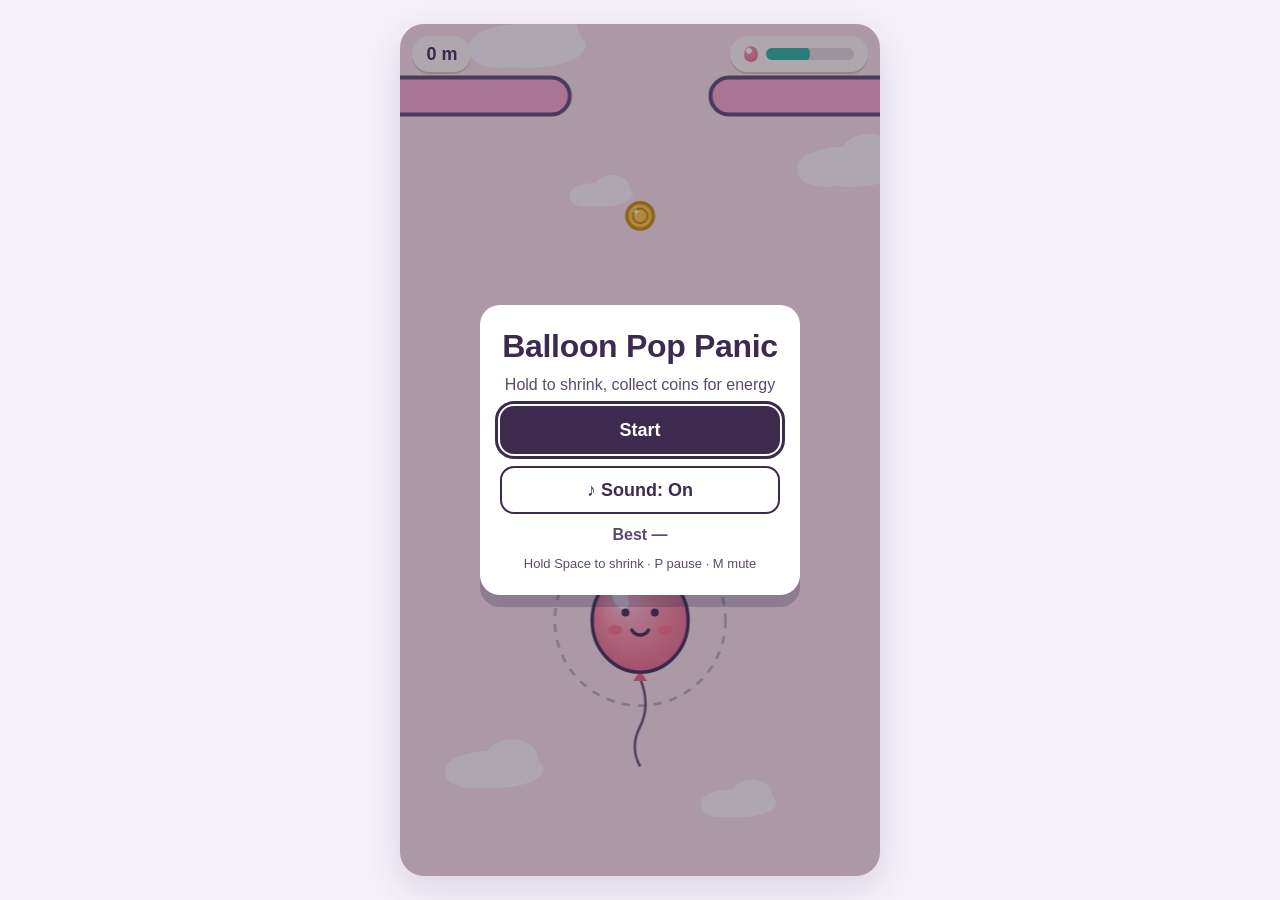
<file: use-case/balloon-pop-panic/index.html>
<!doctype html>
<html lang="en">
<head>
  <meta charset="utf-8">
  <meta name="viewport" content="width=device-width, initial-scale=1, viewport-fit=cover">
  <meta name="theme-color" content="#f6f1fa">
  <title>Balloon Pop Panic</title>
  <link rel="icon" href="data:,">
  <link rel="stylesheet" href="./styles.css">
  <script defer src="./storage.js"></script>
  <script defer src="./audio.js"></script>
  <script defer src="./game.js"></script>
</head>
<body>
  <main id="app">
    <div id="frame">
      <div id="game" role="application" tabindex="-1" aria-hidden="true"
           aria-label="Balloon Pop Panic game. Press and hold, or hold Space, to shrink."
           aria-describedby="scoreDesc">
        <canvas id="view" aria-hidden="true"></canvas>
        <div class="hud" aria-hidden="true">
          <span class="pill score-pill" id="hudScore">0 m</span>
          <span class="pill energy-pill" id="energyPill">
            <span class="glyph-balloon"></span>
            <span class="bar"><span class="bar-fill" id="energyFill"></span></span>
            <span class="glyph-warn">!</span>
          </span>
        </div>
      </div>

      <section id="startOverlay" class="overlay" aria-labelledby="startTitle">
        <div class="card">
          <h1 id="startTitle">Balloon Pop Panic</h1>
          <p class="hint">Hold to shrink, collect coins for energy</p>
          <button type="button" id="startBtn" class="btn primary">Start</button>
          <button type="button" class="btn secondary sound-toggle"><span aria-hidden="true">♪</span> <span class="sound-label">Sound: On</span></button>
          <p class="best" id="startBest">Best —</p>
          <p class="kbd-hint">Hold Space to shrink · P pause · M mute</p>
        </div>
      </section>

      <section id="pauseOverlay" class="overlay" aria-labelledby="pauseTitle" hidden>
        <div class="card">
          <h2 id="pauseTitle">Paused</h2>
          <p class="big-score" id="pauseScore">0 m</p>
          <button type="button" id="resumeBtn" class="btn primary">Resume</button>
          <button type="button" id="pauseRestartBtn" class="btn secondary">Restart</button>
          <button type="button" class="btn secondary sound-toggle"><span aria-hidden="true">♪</span> <span class="sound-label">Sound: On</span></button>
          <p class="kbd-hint">P or Esc to resume</p>
        </div>
      </section>

      <section id="overOverlay" class="overlay" aria-labelledby="overTitle" hidden>
        <div class="card">
          <h2 id="overTitle">Pop!</h2>
          <p class="big-score" id="overScore">0 m</p>
          <p class="badge" id="newBest" hidden><span aria-hidden="true">★</span> New best!</p>
          <p class="best" id="overBest">Best —</p>
          <button type="button" id="restartBtn" class="btn primary">Restart</button>
          <button type="button" class="btn secondary sound-toggle"><span aria-hidden="true">♪</span> <span class="sound-label">Sound: On</span></button>
        </div>
      </section>
    </div>
    <p id="scoreDesc" class="sr-only">Score in metres climbed</p>
    <div id="live" class="sr-only" role="status" aria-live="polite"></div>
  </main>
</body>
</html>
</file>
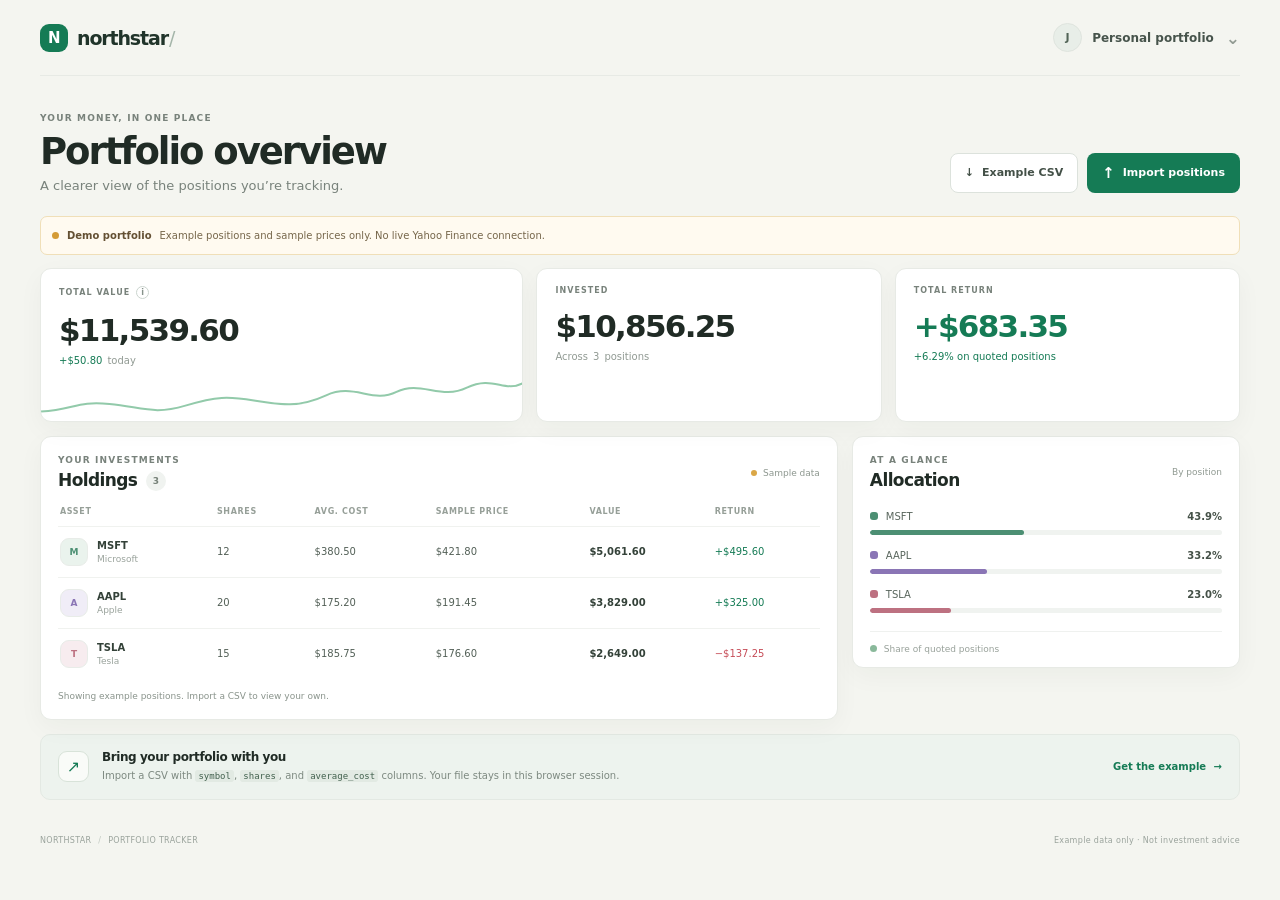
<file: use-case/portfolio-tracker/index.html>
<!doctype html>
<html lang="en">
<head>
  <meta charset="utf-8">
  <meta name="viewport" content="width=device-width, initial-scale=1">
  <meta name="theme-color" content="#f4f5f0">
  <title>Portfolio — Northstar</title>
  <link rel="stylesheet" href="styles.css">
  <script src="app.js" defer></script>
</head>
<body>
  <div class="app-shell">
    <header class="topbar">
      <a class="brand" href="./" aria-label="Northstar portfolio home"><span class="brand-mark" aria-hidden="true">N</span> northstar<span class="brand-light">/</span></a>
      <div class="account-switcher"><span class="avatar" aria-hidden="true">J</span><span>Personal portfolio</span><span class="chevron" aria-hidden="true">⌄</span></div>
    </header>

    <main>
      <section class="page-heading" aria-labelledby="page-title">
        <div>
          <p class="eyebrow">YOUR MONEY, IN ONE PLACE</p>
          <h1 id="page-title">Portfolio overview</h1>
          <p class="subtitle">A clearer view of the positions you’re tracking.</p>
        </div>
        <div class="actions">
          <a class="button button-secondary" href="example-portfolio.csv" download><span aria-hidden="true">↓</span> Example CSV</a>
          <label class="button button-primary upload-button" for="csv-file"><span aria-hidden="true">↑</span> Import positions</label>
          <input id="csv-file" class="visually-hidden" type="file" accept=".csv,text/csv">
        </div>
      </section>

      <p class="demo-notice"><span class="notice-dot" aria-hidden="true"></span><strong>Demo portfolio</strong><span>Example positions and sample prices only. No live Yahoo Finance connection.</span></p>

      <section class="summary-grid" aria-label="Portfolio summary">
        <article class="summary-card total-card">
          <p class="card-label">TOTAL VALUE <span class="info" title="Positions with an example quote">i</span></p>
          <p id="total-value" class="summary-value">$—</p>
          <p class="summary-foot"><span id="daily-change" class="change-positive">—</span> <span>today</span></p>
          <div class="sparkline" aria-hidden="true"><svg viewBox="0 0 260 48" preserveAspectRatio="none"><path d="M0 37 C18 35 19 24 37 28 S61 41 78 30 101 19 115 24 139 33 154 18 179 28 192 14 216 24 230 9 250 15 260 4" /></svg></div>
        </article>
        <article class="summary-card">
          <p class="card-label">INVESTED</p>
          <p id="invested-value" class="summary-value">$—</p>
          <p class="summary-foot">Across <span id="holding-count">—</span> positions</p>
        </article>
        <article class="summary-card">
          <p class="card-label">TOTAL RETURN</p>
          <p id="return-value" class="summary-value">$—</p>
          <p id="return-percent" class="summary-foot">—</p>
        </article>
      </section>

      <section class="content-grid">
        <article class="panel holdings-panel" aria-labelledby="holdings-title">
          <div class="panel-heading">
            <div><p class="eyebrow">YOUR INVESTMENTS</p><h2 id="holdings-title">Holdings <span id="holding-count-badge" class="count-badge">0</span></h2></div>
            <span class="updated-label"><span class="status-dot" aria-hidden="true"></span> Sample data</span>
          </div>
          <div class="table-wrap">
            <table>
              <caption class="visually-hidden">Portfolio positions. Scroll horizontally within this table on narrow screens to view all columns.</caption>
              <thead><tr><th scope="col">ASSET</th><th scope="col">SHARES</th><th scope="col">AVG. COST</th><th scope="col">SAMPLE PRICE</th><th scope="col">VALUE</th><th scope="col">RETURN</th></tr></thead>
              <tbody id="holdings-body"></tbody>
            </table>
          </div>
          <p id="portfolio-status" class="status-message" role="status" aria-live="polite">Showing example positions. Import a CSV to view your own.</p>
        </article>

        <aside class="panel allocation-panel" aria-labelledby="allocation-title">
          <div class="panel-heading"><div><p class="eyebrow">AT A GLANCE</p><h2 id="allocation-title">Allocation</h2></div><span class="allocation-total">By position</span></div>
          <ul id="allocation-list" class="allocation-list"></ul>
          <div class="allocation-foot"><span class="foot-indicator" aria-hidden="true"></span><span>Share of quoted positions</span></div>
        </aside>
      </section>

      <section class="import-help" aria-labelledby="format-title">
        <div class="help-icon" aria-hidden="true">↗</div>
        <div><h2 id="format-title">Bring your portfolio with you</h2><p>Import a CSV with <code>symbol</code>, <code>shares</code>, and <code>average_cost</code> columns. Your file stays in this browser session.</p></div>
        <a class="text-button" href="example-portfolio.csv" download>Get the example <span aria-hidden="true">→</span></a>
      </section>
    </main>

    <footer><span>NORTHSTAR <span class="footer-divider">/</span> PORTFOLIO TRACKER</span><span>Example data only · Not investment advice</span></footer>
  </div>
</body>
</html>
</file>
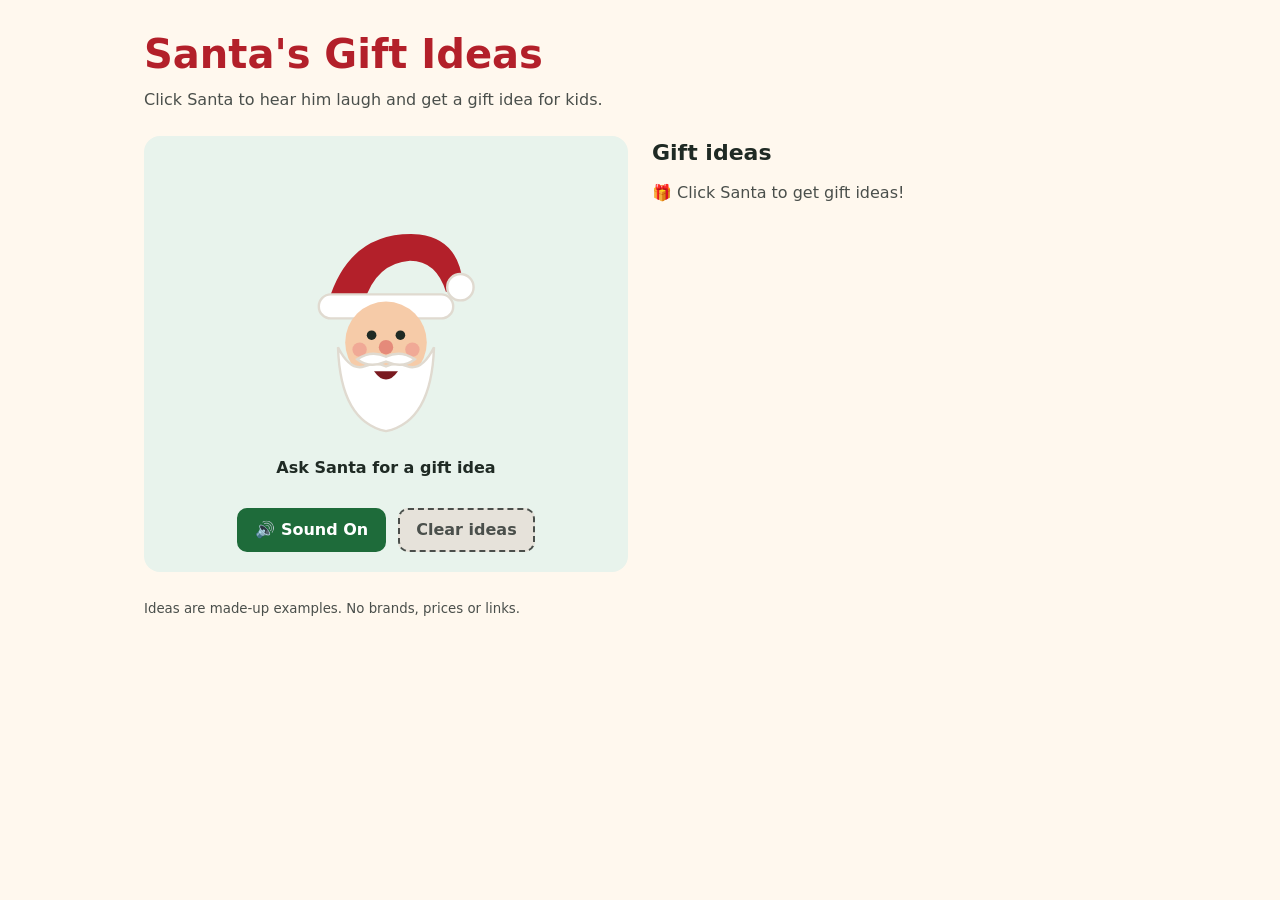
<file: use-case/santa-gift-ideas/index.html>
<!doctype html>
<html lang="en">
<head>
  <meta charset="utf-8">
  <meta name="viewport" content="width=device-width, initial-scale=1">
  <title>Santa's Gift Ideas</title>
  <link rel="stylesheet" href="styles.css">
  <script src="app.js" defer></script>
</head>
<body>
  <main class="page">
    <header class="page-header">
      <h1>Santa's Gift Ideas</h1>
      <p class="intro">Click Santa to hear him laugh and get a gift idea for kids.</p>
    </header>

    <section class="stage" aria-label="Santa">
      <p id="bubble" class="bubble" aria-hidden="true" hidden>Ho ho ho!</p>
      <button id="santa" type="button" class="santa">
        <svg class="santa-art" viewBox="0 0 200 200" aria-hidden="true" focusable="false">
          <!-- Hat -->
          <path d="M52 78 Q70 18 128 22 Q160 26 164 62 L150 70 Q142 44 120 44 Q92 46 82 78 Z" fill="#B3202A"/>
          <circle cx="162" cy="66" r="11" fill="#FFFFFF" stroke="#E0DAD0" stroke-width="2"/>
          <rect x="44" y="72" width="112" height="20" rx="10" fill="#FFFFFF" stroke="#E0DAD0" stroke-width="2"/>
          <!-- Face -->
          <circle cx="100" cy="112" r="34" fill="#F6CBA8"/>
          <circle cx="88" cy="106" r="4" fill="#1F2A24"/>
          <circle cx="112" cy="106" r="4" fill="#1F2A24"/>
          <circle cx="78" cy="118" r="6" fill="#EE9A8E" opacity="0.7"/>
          <circle cx="122" cy="118" r="6" fill="#EE9A8E" opacity="0.7"/>
          <circle cx="100" cy="116" r="6" fill="#E58A7A"/>
          <!-- Beard -->
          <path d="M60 116 Q62 178 100 186 Q138 178 140 116 Q130 136 118 132 Q108 128 100 132 Q92 128 82 132 Q70 136 60 116 Z" fill="#FFFFFF" stroke="#E0DAD0" stroke-width="2"/>
          <!-- Moustache -->
          <path d="M100 124 Q88 118 76 126 Q86 134 100 128 Q114 134 124 126 Q112 118 100 124 Z" fill="#FFFFFF" stroke="#E0DAD0" stroke-width="2"/>
          <!-- Laughing mouth -->
          <path d="M90 136 Q100 150 110 136 Z" fill="#7A1A20"/>
        </svg>
        <span class="santa-caption">Ask Santa for a gift idea</span>
      </button>
      <div class="controls">
        <button id="sound" type="button" class="sound" aria-pressed="true"><span aria-hidden="true" id="sound-icon">🔊</span> Sound <span aria-hidden="true" id="sound-state">On</span></button>
        <button id="clear" type="button" class="clear" disabled>Clear ideas</button>
      </div>
    </section>

    <section class="ideas-panel" aria-labelledby="ideas-title">
      <h2 id="ideas-title">Gift ideas</h2>
      <p id="empty" class="empty"><span aria-hidden="true">🎁</span> Click Santa to get gift ideas!</p>
      <ul id="ideas" class="ideas" aria-labelledby="ideas-title"></ul>
    </section>

    <p id="status" class="visually-hidden" role="status" aria-live="polite"></p>

    <footer class="page-footer">
      <p><small>Ideas are made-up examples. No brands, prices or links.</small></p>
    </footer>
  </main>
</body>
</html>
</file>
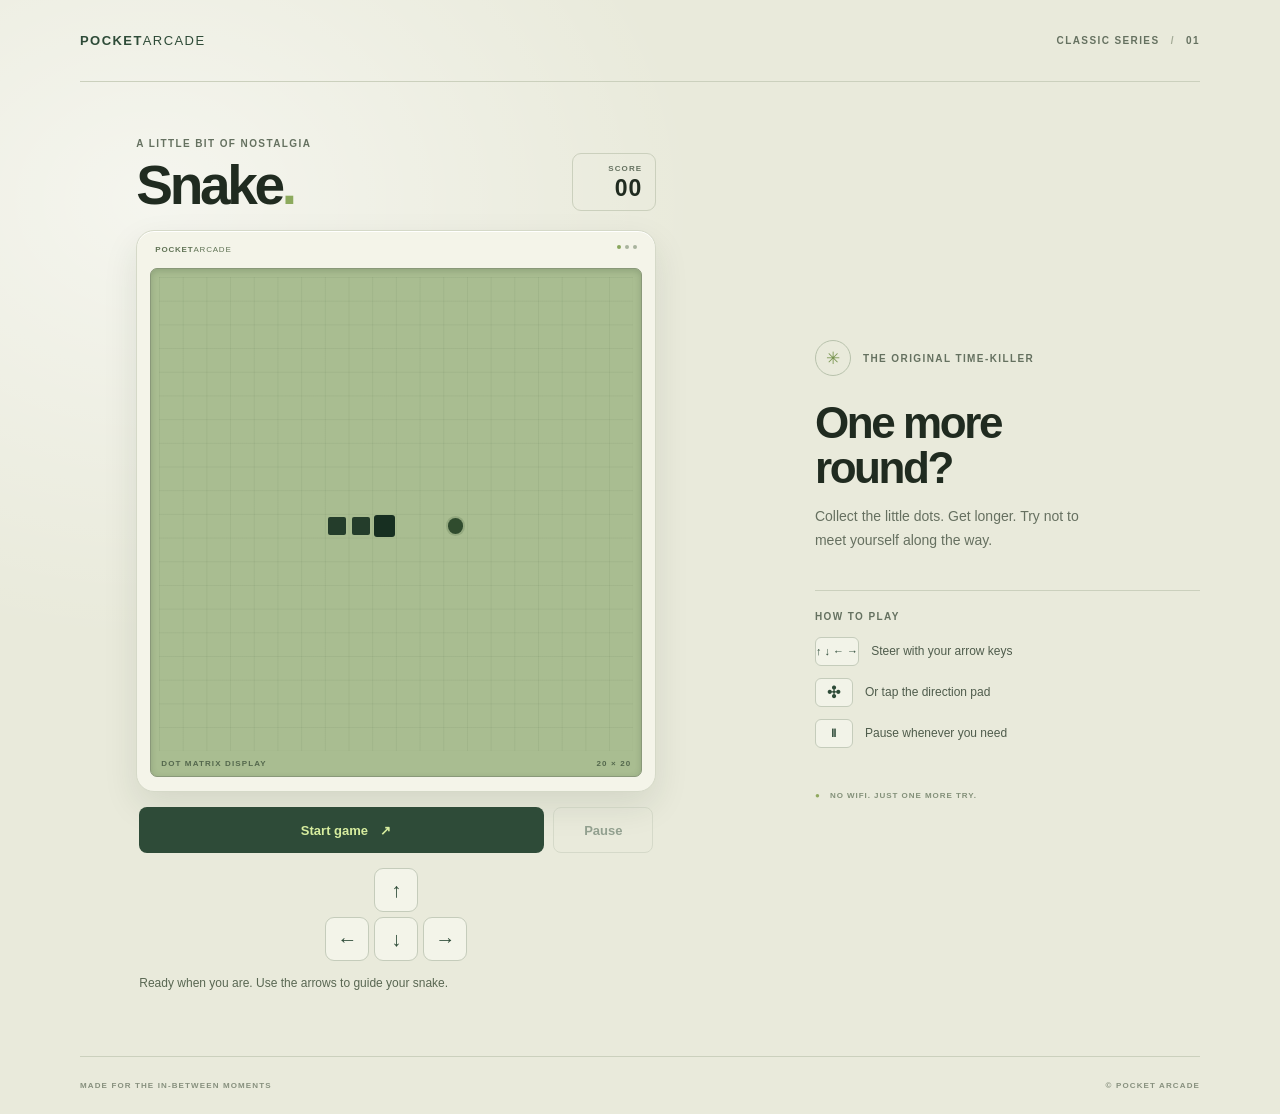
<file: use-case/snake-game/index.html>
<!doctype html>
<html lang="en">
<head>
  <meta charset="utf-8">
  <meta name="viewport" content="width=device-width, initial-scale=1">
  <meta name="theme-color" content="#e9eadb">
  <title>Snake — Pocket Arcade</title>
  <link rel="stylesheet" href="styles.css">
  <script src="game.js" defer></script>
</head>
<body>
  <main class="page-shell">
    <header class="masthead">
      <a class="wordmark" href="./" aria-label="Pocket Arcade home">POCKET<span>ARCADE</span></a>
      <p class="edition">CLASSIC SERIES <span aria-hidden="true">/</span> 01</p>
    </header>

    <section class="game-layout" aria-labelledby="game-title">
      <div class="game-column">
        <div class="game-heading">
          <div>
            <p class="eyebrow">A little bit of nostalgia</p>
            <h1 id="game-title">Snake<span class="heading-dot">.</span></h1>
          </div>
          <div class="score-card" aria-label="Current score">
            <span class="score-label">SCORE</span>
            <output id="score" class="score-value" aria-live="off">00</output>
          </div>
        </div>

        <div class="screen-frame">
          <div class="screen-topline">
            <span class="screen-brand">POCKET<span>ARCADE</span></span>
            <span class="screen-lights" aria-hidden="true"><i></i><i></i><i></i></span>
          </div>
          <div class="playfield-wrap">
            <div id="board" class="board" role="img" aria-label="Snake game board. Ready to play." aria-describedby="game-status"></div>
            <div class="board-caption" aria-hidden="true"><span>DOT MATRIX DISPLAY</span><span>20 × 20</span></div>
          </div>
        </div>

        <div class="game-controls">
          <div class="action-row">
            <button id="action-button" class="button button-primary" type="button"><span id="action-label">Start game</span> <span id="action-icon" aria-hidden="true">↗</span></button>
            <button id="pause-button" class="button button-secondary" type="button" disabled>Pause</button>
          </div>
          <div class="direction-pad" aria-label="Touch direction controls">
            <button class="direction-button direction-up" type="button" data-direction="up" aria-label="Move up"><span aria-hidden="true">↑</span></button>
            <button class="direction-button direction-left" type="button" data-direction="left" aria-label="Move left"><span aria-hidden="true">←</span></button>
            <button class="direction-button direction-down" type="button" data-direction="down" aria-label="Move down"><span aria-hidden="true">↓</span></button>
            <button class="direction-button direction-right" type="button" data-direction="right" aria-label="Move right"><span aria-hidden="true">→</span></button>
          </div>
          <p id="game-status" class="game-status" role="status" aria-live="polite">Ready when you are. Use the arrows to guide your snake.</p>
        </div>
      </div>

      <aside class="side-notes" aria-labelledby="how-to-title">
        <div class="note-top">
          <span class="note-icon" aria-hidden="true">✳</span>
          <p class="eyebrow">The original time-killer</p>
        </div>
        <h2 id="how-to-title">One more<br>round?</h2>
        <p class="intro">Collect the little dots. Get longer. Try not to meet yourself along the way.</p>
        <div class="how-to">
          <h3>HOW TO PLAY</h3>
          <ul>
            <li><span class="key-hint" aria-hidden="true">↑ ↓ ← →</span><span>Steer with your arrow keys</span></li>
            <li><span class="key-hint touch-hint" aria-hidden="true">✣</span><span>Or tap the direction pad</span></li>
            <li><span class="key-hint" aria-hidden="true">Ⅱ</span><span>Pause whenever you need</span></li>
          </ul>
        </div>
        <p class="side-footnote"><span aria-hidden="true">●</span> NO WIFI. JUST ONE MORE TRY.</p>
      </aside>
    </section>

    <footer class="page-footer"><span>MADE FOR THE IN-BETWEEN MOMENTS</span><span>© POCKET ARCADE</span></footer>
  </main>
</body>
</html>
</file>
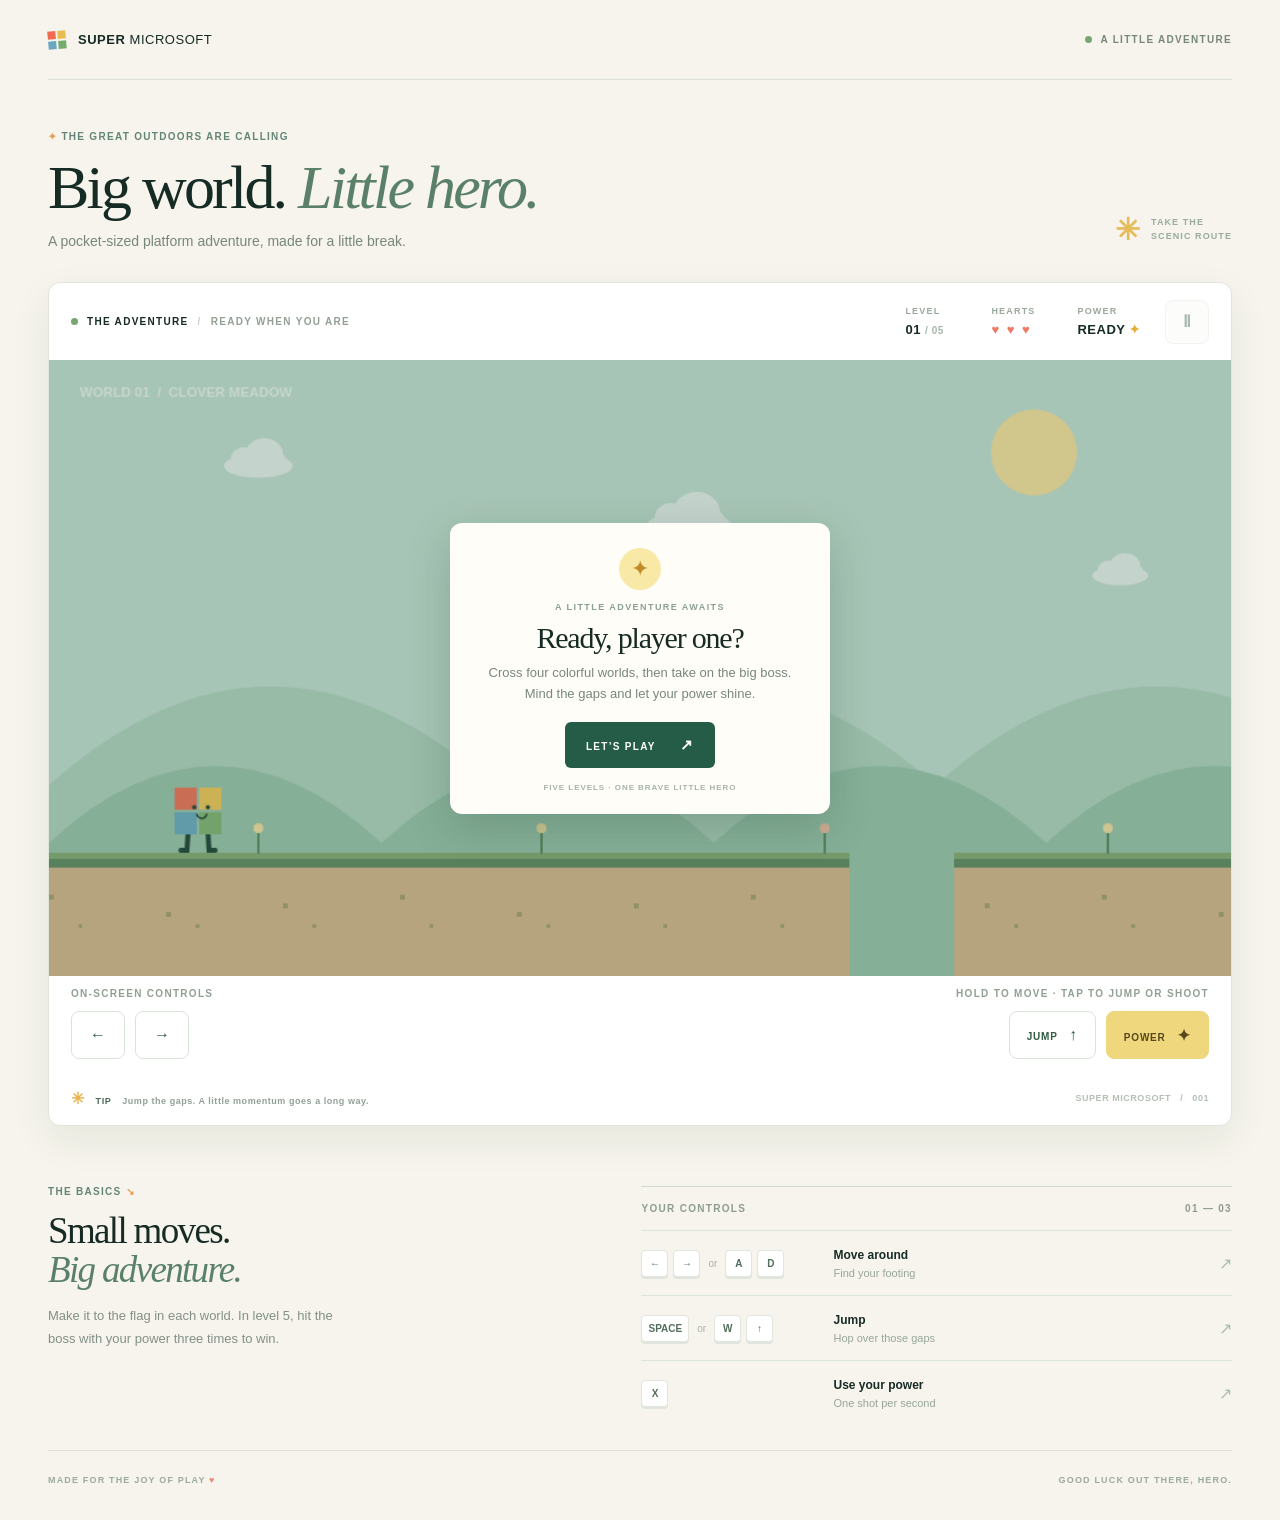
<file: use-case/super-microsoft/index.html>
<!doctype html>
<html lang="en">
<head>
  <meta charset="utf-8">
  <meta name="viewport" content="width=device-width, initial-scale=1">
  <meta name="theme-color" content="#f5f2e9">
  <title>Super Microsoft — a little adventure</title>
  <link rel="stylesheet" href="styles.css">
  <script src="game.js" defer></script>
</head>
<body>
  <main class="shell">
    <header class="topbar">
      <a class="brand" href="./" aria-label="Super Microsoft home">
        <span class="brand-mark" aria-hidden="true"><i></i><i></i><i></i><i></i></span>
        <span>SUPER <b>MICROSOFT</b></span>
      </a>
      <span class="edition"><span class="edition-dot"></span> A LITTLE ADVENTURE</span>
    </header>

    <section class="intro" aria-labelledby="page-title">
      <div>
        <p class="eyebrow"><span>✦</span> THE GREAT OUTDOORS ARE CALLING</p>
        <h1 id="page-title">Big world. <em>Little hero.</em></h1>
        <p class="subtitle">A pocket-sized platform adventure, made for a little break.</p>
      </div>
      <div class="intro-note"><span class="note-sun">✳</span><span>TAKE THE<br>SCENIC ROUTE</span></div>
    </section>

    <section class="game-card" aria-label="Super Microsoft game">
      <div class="game-top">
        <div class="game-label"><span class="live-dot"></span> THE ADVENTURE <span class="label-divider">/</span> <span id="stage-name">READY WHEN YOU ARE</span></div>
        <div class="hud" aria-label="Game status">
          <div class="hud-item"><span>LEVEL</span><strong id="level-value">01 <small>/ 05</small></strong></div>
          <div class="hud-item hearts-item"><span>HEARTS</span><strong id="hearts-value" aria-label="3 hearts remaining">♥ ♥ ♥</strong></div>
          <div class="hud-item"><span>POWER</span><strong id="power-value">READY <i>✦</i></strong></div>
        </div>
        <button id="pause-button" class="pause-button" type="button" aria-label="Pause game" disabled><span aria-hidden="true">Ⅱ</span></button>
      </div>

      <div class="viewport">
        <canvas id="game" width="960" height="500" tabindex="-1" aria-label="Side-scrolling platform game. Use the controls described below."></canvas>
        <div id="overlay" class="overlay">
          <div class="overlay-card">
            <div class="overlay-icon" id="overlay-icon" aria-hidden="true">✦</div>
            <p class="overlay-kicker" id="overlay-kicker">A LITTLE ADVENTURE AWAITS</p>
            <h2 id="overlay-title">Ready, player one?</h2>
            <p id="overlay-copy">Cross four colorful worlds, then take on the big boss. Mind the gaps and let your power shine.</p>
            <button type="button" id="action-button" class="primary-button">LET’S PLAY <span aria-hidden="true">↗</span></button>
            <p class="overlay-hint" id="overlay-hint">FIVE LEVELS &nbsp;·&nbsp; ONE BRAVE LITTLE HERO</p>
          </div>
        </div>
      </div>

      <section class="touch-section" aria-label="On-screen game controls">
        <div class="touch-heading"><span>ON-SCREEN CONTROLS</span><span>HOLD TO MOVE · TAP TO JUMP OR SHOOT</span></div>
        <div class="touch-controls">
          <div class="touch-group">
            <button type="button" data-control="left" aria-label="Move left">←</button>
            <button type="button" data-control="right" aria-label="Move right">→</button>
          </div>
          <div class="touch-group">
            <button type="button" data-control="jump" class="touch-jump" aria-label="Jump">JUMP <span>↑</span></button>
            <button type="button" data-control="power" class="touch-power" aria-label="Use power">POWER <span>✦</span></button>
          </div>
        </div>
      </section>
      <div class="game-bottom">
        <div><span class="tiny-star">✳</span> <strong>TIP</strong> <span id="tip">Jump the gaps. A little momentum goes a long way.</span></div>
        <span class="bottom-index">SUPER MICROSOFT &nbsp; / &nbsp; 001</span>
      </div>
      <p class="sr-only" id="announcements" aria-live="polite" aria-atomic="true"></p>
    </section>

    <section class="below" aria-label="How to play">
      <div class="how-heading">
        <p class="eyebrow">THE BASICS <span>↘</span></p>
        <h2>Small moves.<br><em>Big adventure.</em></h2>
        <p>Make it to the flag in each world. In level 5, hit the boss with your power three times to win.</p>
      </div>
      <div class="controls-guide">
        <div class="guide-head"><span>YOUR CONTROLS</span><span>01 — 03</span></div>
        <div class="guide-row"><div class="key-group"><kbd>←</kbd><kbd>→</kbd><span>or</span><kbd>A</kbd><kbd>D</kbd></div><div><strong>Move around</strong><small>Find your footing</small></div><span class="row-arrow">↗</span></div>
        <div class="guide-row"><div class="key-group"><kbd>SPACE</kbd><span>or</span><kbd>W</kbd><kbd>↑</kbd></div><div><strong>Jump</strong><small>Hop over those gaps</small></div><span class="row-arrow">↗</span></div>
        <div class="guide-row"><div class="key-group"><kbd>X</kbd></div><div><strong>Use your power</strong><small>One shot per second</small></div><span class="row-arrow">↗</span></div>
      </div>
    </section>
    <footer><span>MADE FOR THE JOY OF PLAY <span class="footer-heart">♥</span></span><span>GOOD LUCK OUT THERE, HERO.</span></footer>
  </main>
</body>
</html>
</file>
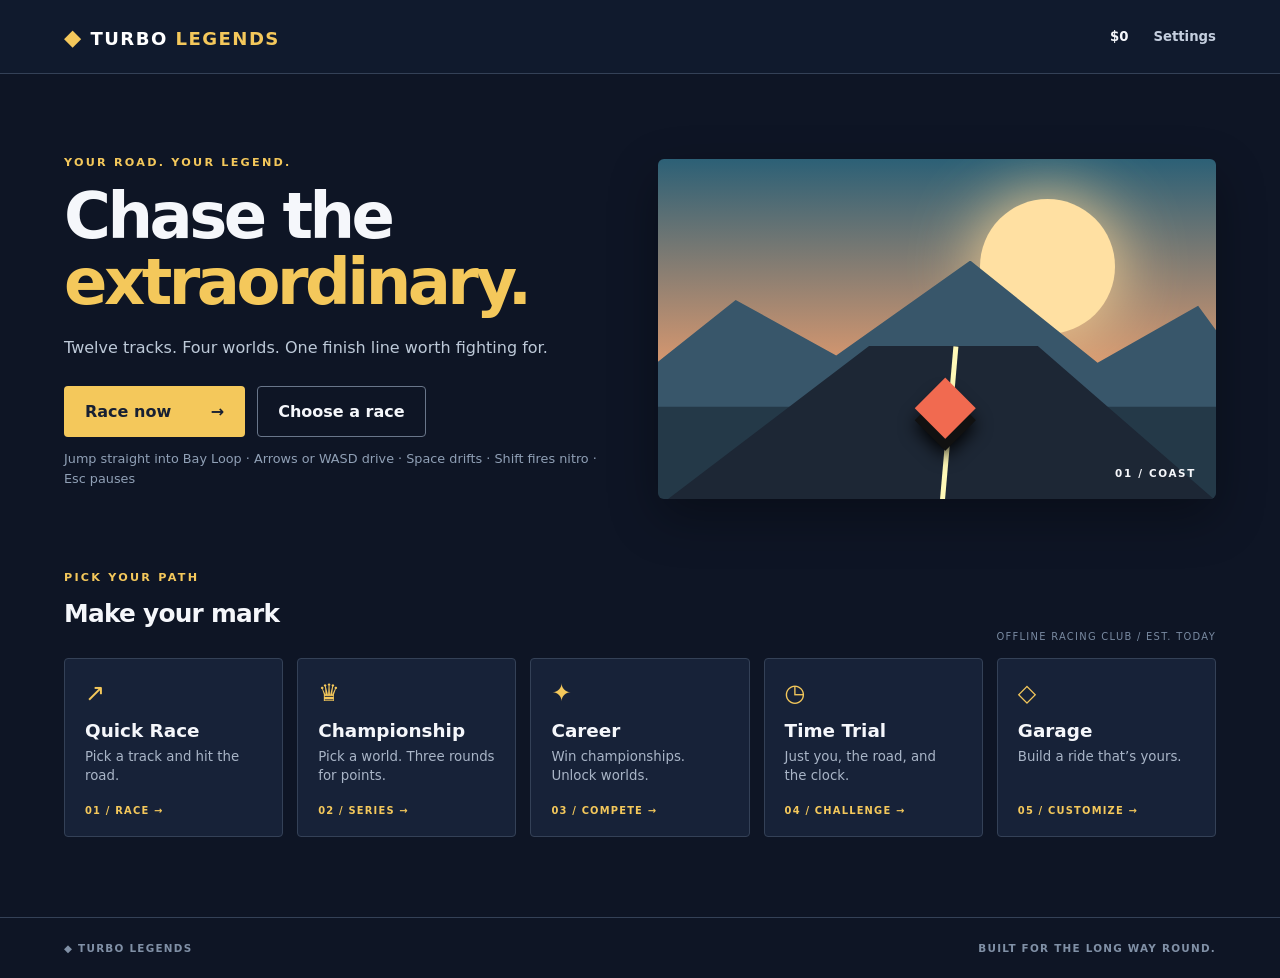
<file: use-case/turbo-legends/index.html>
<!doctype html>
<html lang="en">
<head>
  <meta charset="utf-8">
  <meta name="viewport" content="width=device-width, initial-scale=1">
  <meta name="theme-color" content="#10172b">
  <title>Turbo Legends</title>
  <link rel="icon" href="data:,">
  <link rel="stylesheet" href="./styles.css">
  <script defer src="./content.js"></script>
  <script defer src="./storage.js"></script>
  <script defer src="./audio.js"></script>
  <script defer src="./track.js"></script>
  <script defer src="./sim.js"></script>
  <script defer src="./render.js"></script>
  <script defer src="./game.js"></script>
</head>
<body>
  <header class="topbar"><a href="#home" id="brand" aria-label="Turbo Legends home"><span>◆</span> TURBO <em>LEGENDS</em></a><div class="topright"><span id="wallet"></span><button id="settingsLink" class="quiet">Settings</button></div></header>
  <main>
    <div id="warning" class="warning" role="status" hidden></div>
    <div id="status" class="sr-only" aria-live="polite"></div>
    <section id="home" class="screen">
      <div class="hero">
        <div><p class="eyebrow">YOUR ROAD. YOUR LEGEND.</p><h1>Chase the<br><i>extraordinary.</i></h1><p class="lead">Twelve tracks. Four worlds. One finish line worth fighting for.</p><div class="actions"><button id="raceNow" class="primary">Race now <span>→</span></button><button data-page="quick" class="secondary">Choose a race</button></div><p class="hint">Jump straight into Bay Loop · Arrows or WASD drive · Space drifts · Shift fires nitro · Esc pauses</p></div>
        <div class="hero-art" aria-hidden="true"><div class="sun"></div><div class="mountain"></div><div class="road-art"></div><div class="art-car">◆</div><span>01 / COAST</span></div>
      </div>
      <div class="section-title"><div><p class="eyebrow">PICK YOUR PATH</p><h2>Make your mark</h2></div><span>OFFLINE RACING CLUB / EST. TODAY</span></div>
      <nav class="mode-grid" aria-label="Game modes">
        <button data-page="quick" class="mode"><span class="mode-icon">↗</span><strong>Quick Race</strong><small>Pick a track and hit the road.</small><b>01 / RACE →</b></button>
        <button data-page="cup" class="mode"><span class="mode-icon">♛</span><strong>Championship</strong><small>Pick a world. Three rounds for points.</small><b>02 / SERIES →</b></button>
        <button data-page="career" class="mode"><span class="mode-icon">✦</span><strong>Career</strong><small>Win championships. Unlock worlds.</small><b>03 / COMPETE →</b></button>
        <button data-page="trial" class="mode"><span class="mode-icon">◷</span><strong>Time Trial</strong><small>Just you, the road, and the clock.</small><b>04 / CHALLENGE →</b></button>
        <button data-page="garage" class="mode"><span class="mode-icon">◇</span><strong>Garage</strong><small>Build a ride that’s yours.</small><b>05 / CUSTOMIZE →</b></button>
      </nav>
    </section>
    <section id="setup" class="screen" hidden>
      <button class="back" data-page="home">← Back to home</button><p class="eyebrow" id="setupKicker"></p><h1 id="setupTitle"></h1><p id="setupDescription" class="lead"></p>
      <div class="setup-layout"><div class="map-block">
        <p id="mapLabel" class="eyebrow">WORLD MAP</p>
        <div id="worldMap" class="world-map" role="group" aria-labelledby="mapLabel" aria-describedby="mapHelp">
          <svg class="map-art map-wide" viewBox="0 0 200 100" preserveAspectRatio="none" aria-hidden="true" focusable="false">
            <rect width="200" height="100" fill="#13233b"/>
            <g fill="#1f3350" stroke="#344157" stroke-width=".6" stroke-linejoin="round">
              <path d="M10 12L28 6L56 6L72 10L74 18L68 24L64 32L58 38L50 42L42 48L36 52L30 50L24 44L16 36L10 26L6 18Z"/>
              <path d="M36 52L44 55L50 60L48 62L42 58Z"/>
              <path d="M50 60L62 62L76 68L78 76L70 86L62 94L56 96L54 86L52 76L48 66Z"/>
              <path d="M90 10L110 8L120 12L116 20L108 24L100 28L94 24L88 18Z"/>
              <path d="M94 30L112 28L124 34L130 42L128 54L120 64L116 76L110 86L104 88L100 78L98 64L92 52L88 40Z"/>
              <path d="M122 38L136 42L140 52L132 60L126 56L124 46Z"/>
              <path d="M120 12L150 6L180 8L192 16L186 24L176 26L172 34L166 40L158 42L150 48L142 44L134 36L124 30L118 22Z"/>
              <path d="M140 44L150 46L146 58L142 56Z"/>
              <path d="M180 20L186 22L182 34L176 33Z"/>
              <path d="M158 54L172 56L168 60L156 58Z"/>
              <path d="M160 70L176 66L190 72L192 84L182 90L168 88L160 80Z"/>
            </g>
          </svg>
          <svg class="map-art map-narrow" viewBox="0 0 300 440" aria-hidden="true" focusable="false">
            <rect width="300" height="440" fill="#13233b"/>
            <g fill="#172a45" stroke="#344157" stroke-width="1"><rect x="2" y="2" width="122" height="436" rx="6"/><rect x="128" y="2" width="62" height="436" rx="6"/><rect x="194" y="2" width="104" height="436" rx="6"/></g>
            <g fill="#1f3350" stroke="#344157" stroke-width="1" stroke-linejoin="round">
              <path d="M14 18L60 10L104 20L110 60L96 110L84 150L60 170L34 160L16 120L10 60Z"/>
              <path d="M44 220L80 230L104 280L100 320L84 370L66 400L54 380L46 320L36 260Z"/>
              <path d="M140 14L178 12L184 40L170 60L146 58L136 36Z"/>
              <path d="M140 110L176 106L186 160L184 230L172 300L162 380L148 390L144 320L136 220L132 150Z"/>
              <path d="M200 20L258 14L292 30L294 90L284 160L262 190L236 196L214 170L204 120L198 60Z"/>
              <path d="M200 220L232 230L236 270L214 280L202 256Z"/>
              <path d="M220 320L270 314L292 340L290 380L262 396L232 386L218 356Z"/>
            </g>
            <g fill="#8a9bb4" font-size="9" font-weight="700" letter-spacing="1" text-anchor="middle" font-family="system-ui,sans-serif"><text x="63" y="430">AMERICAS</text><text x="159" y="420">EUROPE</text><text x="159" y="431">AFRICA</text><text x="246" y="430">ASIA·OCEANIA</text></g>
          </svg>
          <svg id="mapRoute" class="map-overlay" viewBox="0 0 100 100" preserveAspectRatio="none" aria-hidden="true" focusable="false"></svg>
          <span id="mapToken" class="map-token" aria-hidden="true"></span>
        </div>
        <p id="mapHelp" class="hint">Arrow keys move between cities. Enter or Space selects.</p>
        <p id="mapPreview" class="map-preview"></p>
        <ul class="map-legend" aria-label="Map key">
          <li><span class="key-shape w0" aria-hidden="true"></span>Coast</li>
          <li><span class="key-shape w1" aria-hidden="true"></span>Alps</li>
          <li><span class="key-shape w2" aria-hidden="true"></span>Night City</li>
          <li><span class="key-shape w3" aria-hidden="true"></span>Desert</li>
          <li><span class="key-sym" aria-hidden="true">✓</span>Selected</li>
          <li><span class="key-sym key-lock" aria-hidden="true"><span class="lock"></span></span>Locked</li>
          <li id="legendNow"><span class="key-sym key-now" aria-hidden="true">NOW</span>Current round</li>
        </ul>
      </div><aside class="panel"><p class="eyebrow">RACE DETAILS</p><h2 id="selectedTrack"></h2><p id="trackDetail"></p><label for="difficulty">AI difficulty</label><select id="difficulty"><option value="easy">Easy</option><option value="normal" selected>Normal</option><option value="hard">Hard</option></select><p id="setupNote" class="hint"></p><button id="startRace" class="primary full">Start race →</button></aside></div>
    </section>
    <section id="prerace" class="screen" hidden aria-labelledby="preraceTitle">
      <div class="panel prerace-card"><p class="eyebrow" id="preraceKicker">NEXT RACE</p><h1 id="preraceTitle"></h1><p id="preraceDetail" class="lead"></p>
        <h2>Rewards</h2><ul id="preraceRewards" class="reward-lines"></ul>
        <p id="preraceObjective" class="objective-line"></p>
        <div class="actions"><button id="preraceStart" class="primary">Start race <span>→</span></button><button id="preraceBack" class="secondary">Back</button></div></div>
    </section>
    <section id="garage" class="screen" hidden>
      <button class="back" data-page="home">← Back to home</button><p class="eyebrow">THE GARAGE</p><h1>Make it yours.</h1><p class="lead">Buy, tune and style your ride. Appearance changes apply when you save.</p>
      <div class="garage-layout"><div class="panel"><div class="garage-preview"><canvas id="garageCanvas" width="640" height="360" aria-label="Rotatable car preview"></canvas></div><div class="rotate"><button id="rotateLeft" aria-label="Rotate car left">↶</button><span>ROTATE VIEW</span><button id="rotateRight" aria-label="Rotate car right">↷</button></div><label for="carSelect">Car</label><select id="carSelect"></select><p id="carInfo"></p><button id="buyCar" class="secondary full"></button><button id="useCar" class="primary full">Use this car</button></div>
        <div class="panel"><div class="tabs"><button id="tuneTab" aria-pressed="true">Performance</button><button id="styleTab" aria-pressed="false">Appearance</button></div><div id="tuning"></div><div id="styling" hidden>
          <label for="paint">Paint</label><select id="paint"><option value="#f35d45">Coral</option><option value="#27c7bd">Aqua</option><option value="#f4c85b">Gold</option><option value="#d9e3f2">Pearl</option><option value="#815ae5">Violet</option></select>
          <label for="wheels">Wheels</label><select id="wheels"><option>Classic</option><option>Sport</option><option>Gold</option></select>
          <label for="stripes">Stripes</label><select id="stripes"><option>None</option><option>Center</option><option>Twin</option></select>
          <label for="spoiler">Spoiler</label><select id="spoiler"><option>None</option><option>Sport</option><option>Wing</option></select>
          <label for="body">Body</label><select id="body"><option>Standard</option><option>Wide</option><option>Aero</option></select>
          <button id="applyStyle" class="primary full">Apply appearance</button><p class="hint">Changes are a draft until applied.</p></div></div></div>
    </section>
    <section id="settings" class="screen" hidden><button id="settingsBack" class="back">← Back</button><p class="eyebrow">MAKE IT YOURS</p><h1>Settings</h1><div class="panel settings-panel"><label for="musicVolume">Music volume</label><input id="musicVolume" type="range" min="0" max="1" step=".1"><label class="check"><input id="musicMute" type="checkbox"> Mute music</label><label for="effectsVolume">Effects volume</label><input id="effectsVolume" type="range" min="0" max="1" step=".1"><label class="check"><input id="effectsMute" type="checkbox"> Mute effects</label><label class="check"><input id="reduceMotion" type="checkbox"> Reduce visual motion</label><button id="resetData" class="danger">Reset saved progress</button></div></section>
    <section id="race" class="race-screen" hidden aria-label="Race">
      <canvas id="raceCanvas" role="img" aria-label="Race view" aria-describedby="raceSummary"></canvas><p id="raceSummary" class="sr-only"></p>
      <div class="race-top"><div><span class="hud-label">POSITION</span><strong id="hudPosition"></strong></div><div><span class="hud-label">LAP</span><strong id="hudLap"></strong></div><div><span class="hud-label">TIME</span><strong id="hudTime"></strong></div><div id="hudObjective" class="objective-chip" hidden></div><button id="pauseButton" aria-label="Pause race">Ⅱ</button></div>
      <div class="race-bottom"><div><span class="hud-label">SPEED</span><strong id="hudSpeed"></strong><small> KM/H</small><div class="nitro-label">NITRO <span id="hudNitroText"></span></div><div class="bar"><span id="hudNitro"></span></div></div><div class="race-side"><canvas id="minimap" width="160" height="120" aria-label="Track minimap"></canvas><ol id="standings" aria-label="Race positions"></ol></div></div>
      <div id="raceMessage" class="race-message"></div>
      <div class="touch-controls" aria-label="Touch driving controls"><div><button data-key="left" aria-label="Steer left">◀</button><button data-key="right" aria-label="Steer right">▶</button></div><div><button data-key="drift">DRIFT</button><button data-key="nitro">NITRO</button><button data-key="brake">BRAKE</button><button data-key="accelerate">GO</button></div></div>
    </section>
    <section id="results" class="screen" hidden><p class="eyebrow" id="resultKicker">RACE COMPLETE</p><h1 id="resultTitle"></h1><p id="resultSummary" class="lead"></p><div class="results-layout"><div class="panel"><h2 id="resultListTitle">Standings</h2><ol id="resultList" class="results-list"></ol></div><div class="panel"><p class="eyebrow">YOUR REWARDS</p><h2 id="resultCash"></h2><div id="rewardDetail"></div><p id="unlockDetail"></p><div class="actions"><button id="resultContinue" class="primary">Continue →</button><button id="resultAgain" class="secondary">Race again</button><button data-page="home" class="secondary">Home</button></div></div></div></section>
  </main>
  <div id="modal" class="modal" hidden><div class="dialog" role="dialog" aria-modal="true" aria-labelledby="modalTitle"><p class="eyebrow" id="modalKicker"></p><h2 id="modalTitle"></h2><p id="modalText"></p><div id="modalActions" class="dialog-actions"></div></div></div>
  <footer id="footer"><span>◆ TURBO LEGENDS</span><span>BUILT FOR THE LONG WAY ROUND.</span></footer>
</body>
</html>
</file>
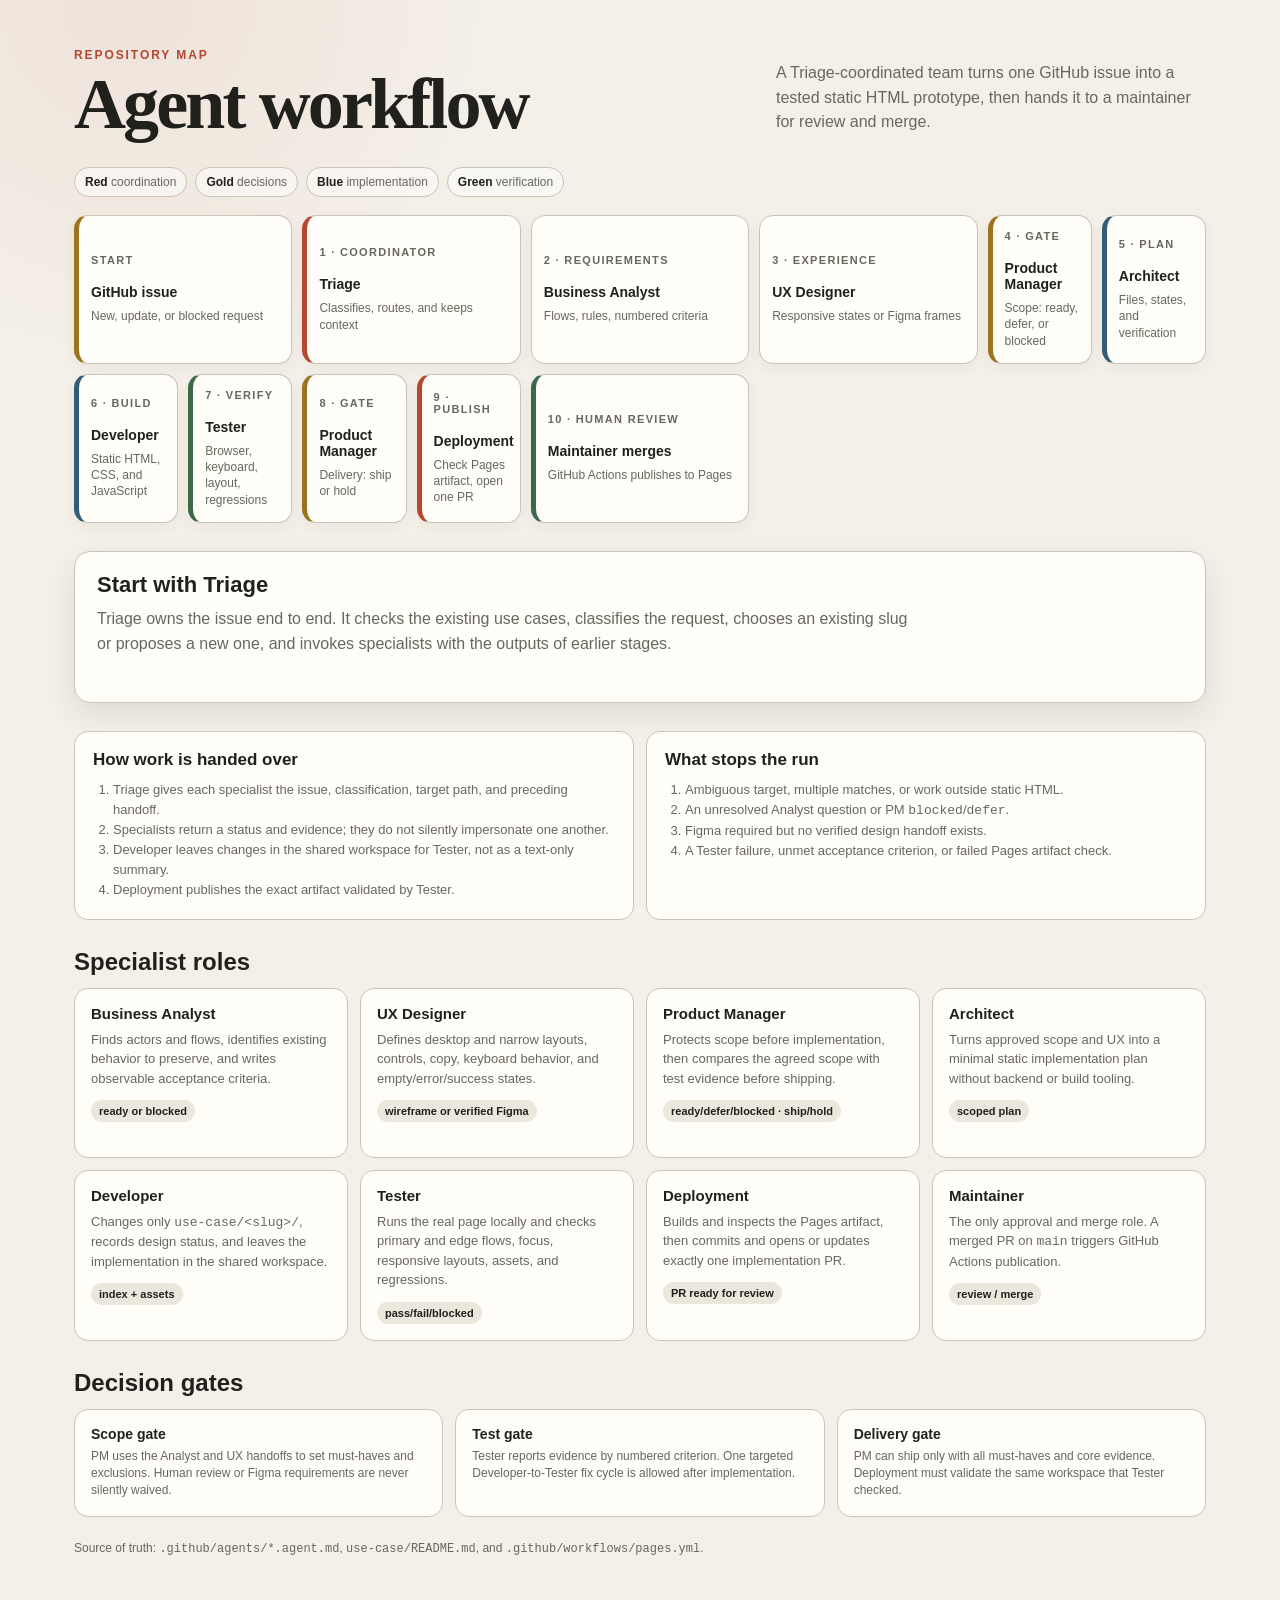
<file: agent-workflow.html>
<!doctype html>
<html lang="en">
<head>
  <meta charset="utf-8">
  <meta name="viewport" content="width=device-width, initial-scale=1">
  <title>Dark Factory agent workflow</title>
  <style>
    :root {
      color-scheme: light;
      --bg: #f4f0e8;
      --surface: #fffdf8;
      --surface-2: #ebe7dc;
      --text: #20201d;
      --muted: #68675f;
      --line: #c9c4b7;
      --accent: #b4472f;
      --accent-soft: #f3ded6;
      --blue: #315d78;
      --blue-soft: #dde8ed;
      --green: #3d6948;
      --green-soft: #dde8dc;
      --gold: #9a741e;
      --gold-soft: #eee5c8;
      --shadow: 0 12px 28px rgba(50, 43, 32, .10);
    }
    * { box-sizing: border-box; }
    body {
      margin: 0;
      background:
        radial-gradient(circle at 10% 0%, rgba(180, 71, 47, .08), transparent 24rem),
        var(--bg);
      color: var(--text);
      font-family: "Segoe UI", Aptos, Calibri, sans-serif;
    }
    main { max-width: 1180px; margin: 0 auto; padding: 48px 24px 72px; }
    header { display: flex; align-items: end; justify-content: space-between; gap: 24px; margin-bottom: 28px; }
    .eyebrow { margin: 0 0 8px; color: var(--accent); font-size: 12px; font-weight: 800; letter-spacing: .16em; text-transform: uppercase; }
    h1 { margin: 0; font-family: Georgia, "Times New Roman", serif; font-size: clamp(38px, 7vw, 72px); line-height: .96; letter-spacing: -.04em; }
    .summary { max-width: 430px; margin: 0 0 4px; color: var(--muted); font-size: 16px; line-height: 1.55; }
    .legend { display: flex; flex-wrap: wrap; gap: 8px; margin: 24px 0 16px; }
    .legend span { border: 1px solid var(--line); border-radius: 999px; padding: 7px 10px; color: var(--muted); background: rgba(255,255,255,.5); font-size: 12px; }
    .legend b { color: var(--text); }
    .flow {
      position: relative;
      display: grid;
      grid-template-columns: repeat(10, minmax(92px, 1fr));
      gap: 10px;
      align-items: stretch;
      margin: 18px 0 28px;
    }
    .node {
      appearance: none;
      min-height: 138px;
      border: 1px solid var(--line);
      border-radius: 14px;
      background: var(--surface);
      color: var(--text);
      padding: 14px 12px;
      text-align: left;
      box-shadow: 0 5px 14px rgba(50,43,32,.05);
      cursor: pointer;
      transition: transform .16s ease, box-shadow .16s ease, border-color .16s ease;
    }
    .node:hover { transform: translateY(-3px); box-shadow: var(--shadow); }
    .node:focus-visible { outline: 3px solid var(--accent); outline-offset: 3px; }
    .node.active { border-color: var(--accent); box-shadow: 0 0 0 3px var(--accent-soft), var(--shadow); }
    .node.issue { grid-column: span 2; border-left: 5px solid var(--gold); }
    .node.triage { grid-column: span 2; border-left: 5px solid var(--accent); }
    .node.both { grid-column: span 2; }
    .node.pm { border-left: 5px solid var(--gold); }
    .node.arch { border-left: 5px solid var(--blue); }
    .node.dev { border-left: 5px solid var(--blue); }
    .node.test { border-left: 5px solid var(--green); }
    .node.deploy { border-left: 5px solid var(--accent); }
    .node.merge { grid-column: span 2; border-left: 5px solid var(--green); }
    .number { display: block; margin-bottom: 18px; color: var(--muted); font-size: 11px; font-weight: 800; letter-spacing: .12em; }
    .node strong { display: block; font-size: 14px; line-height: 1.15; }
    .node small { display: block; margin-top: 8px; color: var(--muted); font-size: 12px; line-height: 1.35; }
    .handoffs {
      display: grid;
      grid-template-columns: repeat(2, minmax(0, 1fr));
      gap: 12px;
      margin-top: 12px;
    }
    .handoff {
      border: 1px solid var(--line);
      border-radius: 14px;
      background: var(--surface);
      padding: 18px;
    }
    .handoff h2 { margin: 0 0 10px; font-size: 17px; }
    .handoff ol { margin: 0; padding-left: 20px; color: var(--muted); font-size: 13px; line-height: 1.55; }
    .role-grid { display: grid; grid-template-columns: repeat(4, minmax(0, 1fr)); gap: 12px; margin-top: 12px; }
    .role {
      border: 1px solid var(--line);
      border-radius: 14px;
      background: var(--surface);
      padding: 16px;
      min-height: 170px;
    }
    .role h3 { margin: 0 0 8px; font-size: 15px; }
    .role p { margin: 0; color: var(--muted); font-size: 13px; line-height: 1.5; }
    .role .output { display: inline-block; margin-top: 12px; border-radius: 999px; padding: 5px 8px; background: var(--surface-2); color: var(--text); font-size: 11px; font-weight: 800; }
    .detail {
      min-height: 152px;
      margin-top: 20px;
      border: 1px solid var(--line);
      border-radius: 16px;
      background: var(--surface);
      padding: 20px 22px;
      box-shadow: var(--shadow);
    }
    .detail h2 { margin: 0 0 8px; font-size: 22px; }
    .detail p { max-width: 820px; margin: 0; color: var(--muted); line-height: 1.6; }
    .detail code { border-radius: 5px; background: var(--surface-2); padding: 2px 5px; color: var(--text); }
    .gates { display: grid; grid-template-columns: repeat(3, minmax(0,1fr)); gap: 12px; margin-top: 12px; }
    .gate { border: 1px solid var(--line); border-radius: 14px; padding: 16px; background: var(--surface); }
    .gate h3 { margin: 0 0 6px; font-size: 14px; }
    .gate p { margin: 0; color: var(--muted); font-size: 12px; line-height: 1.45; }
    footer { margin-top: 24px; color: var(--muted); font-size: 12px; }
    @media (max-width: 980px) {
      .flow { grid-template-columns: repeat(5, minmax(0, 1fr)); }
      .node.issue, .node.triage, .node.both, .node.merge { grid-column: span 1; }
      .role-grid { grid-template-columns: repeat(2, minmax(0,1fr)); }
    }
    @media (max-width: 620px) {
      main { padding: 28px 16px 48px; }
      header { align-items: start; flex-direction: column; }
      .flow { grid-template-columns: repeat(2, minmax(0,1fr)); }
      .handoffs, .gates { grid-template-columns: 1fr; }
      .role-grid { grid-template-columns: 1fr; }
      .node { min-height: 124px; }
    }
  </style>
</head>
<body>
  <main>
    <header>
      <div>
        <p class="eyebrow">Repository map</p>
        <h1>Agent workflow</h1>
      </div>
      <p class="summary">A Triage-coordinated team turns one GitHub issue into a tested static HTML prototype, then hands it to a maintainer for review and merge.</p>
    </header>

    <section aria-label="Main workflow">
      <div class="legend" aria-label="Legend">
        <span><b>Red</b> coordination</span>
        <span><b>Gold</b> decisions</span>
        <span><b>Blue</b> implementation</span>
        <span><b>Green</b> verification</span>
      </div>

      <div class="flow" id="flow">
        <button class="node issue" type="button" data-agent="issue">
          <span class="number">START</span><strong>GitHub issue</strong><small>New, update, or blocked request</small>
        </button>
        <button class="node triage" type="button" data-agent="triage">
          <span class="number">1 · COORDINATOR</span><strong>Triage</strong><small>Classifies, routes, and keeps context</small>
        </button>
        <button class="node both" type="button" data-agent="analyst">
          <span class="number">2 · REQUIREMENTS</span><strong>Business Analyst</strong><small>Flows, rules, numbered criteria</small>
        </button>
        <button class="node both" type="button" data-agent="ux">
          <span class="number">3 · EXPERIENCE</span><strong>UX Designer</strong><small>Responsive states or Figma frames</small>
        </button>
        <button class="node pm" type="button" data-agent="pm-scope">
          <span class="number">4 · GATE</span><strong>Product Manager</strong><small>Scope: ready, defer, or blocked</small>
        </button>
        <button class="node arch" type="button" data-agent="architect">
          <span class="number">5 · PLAN</span><strong>Architect</strong><small>Files, states, and verification</small>
        </button>
        <button class="node dev" type="button" data-agent="developer">
          <span class="number">6 · BUILD</span><strong>Developer</strong><small>Static HTML, CSS, and JavaScript</small>
        </button>
        <button class="node test" type="button" data-agent="tester">
          <span class="number">7 · VERIFY</span><strong>Tester</strong><small>Browser, keyboard, layout, regressions</small>
        </button>
        <button class="node pm" type="button" data-agent="pm-ship">
          <span class="number">8 · GATE</span><strong>Product Manager</strong><small>Delivery: ship or hold</small>
        </button>
        <button class="node deploy" type="button" data-agent="deployment">
          <span class="number">9 · PUBLISH</span><strong>Deployment</strong><small>Check Pages artifact, open one PR</small>
        </button>
        <button class="node merge" type="button" data-agent="maintainer">
          <span class="number">10 · HUMAN REVIEW</span><strong>Maintainer merges</strong><small>GitHub Actions publishes to Pages</small>
        </button>
      </div>

      <article class="detail" id="detail" aria-live="polite">
        <h2>Start with Triage</h2>
        <p>Triage owns the issue end to end. It checks the existing use cases, classifies the request, chooses an existing slug or proposes a new one, and invokes specialists with the outputs of earlier stages.</p>
      </article>
    </section>

    <section aria-labelledby="handoffs-title" style="margin-top:28px">
      <div class="handoffs">
        <article class="handoff">
          <h2 id="handoffs-title">How work is handed over</h2>
          <ol>
            <li>Triage gives each specialist the issue, classification, target path, and preceding handoff.</li>
            <li>Specialists return a status and evidence; they do not silently impersonate one another.</li>
            <li>Developer leaves changes in the shared workspace for Tester, not as a text-only summary.</li>
            <li>Deployment publishes the exact artifact validated by Tester.</li>
          </ol>
        </article>
        <article class="handoff">
          <h2>What stops the run</h2>
          <ol>
            <li>Ambiguous target, multiple matches, or work outside static HTML.</li>
            <li>An unresolved Analyst question or PM <code>blocked</code>/<code>defer</code>.</li>
            <li>Figma required but no verified design handoff exists.</li>
            <li>A Tester failure, unmet acceptance criterion, or failed Pages artifact check.</li>
          </ol>
        </article>
      </div>
    </section>

    <section aria-labelledby="roles-title" style="margin-top:28px">
      <h2 id="roles-title" style="margin:0 0 12px">Specialist roles</h2>
      <div class="role-grid">
        <article class="role"><h3>Business Analyst</h3><p>Finds actors and flows, identifies existing behavior to preserve, and writes observable acceptance criteria.</p><span class="output">ready or blocked</span></article>
        <article class="role"><h3>UX Designer</h3><p>Defines desktop and narrow layouts, controls, copy, keyboard behavior, and empty/error/success states.</p><span class="output">wireframe or verified Figma</span></article>
        <article class="role"><h3>Product Manager</h3><p>Protects scope before implementation, then compares the agreed scope with test evidence before shipping.</p><span class="output">ready/defer/blocked · ship/hold</span></article>
        <article class="role"><h3>Architect</h3><p>Turns approved scope and UX into a minimal static implementation plan without backend or build tooling.</p><span class="output">scoped plan</span></article>
        <article class="role"><h3>Developer</h3><p>Changes only <code>use-case/&lt;slug&gt;/</code>, records design status, and leaves the implementation in the shared workspace.</p><span class="output">index + assets</span></article>
        <article class="role"><h3>Tester</h3><p>Runs the real page locally and checks primary and edge flows, focus, responsive layouts, assets, and regressions.</p><span class="output">pass/fail/blocked</span></article>
        <article class="role"><h3>Deployment</h3><p>Builds and inspects the Pages artifact, then commits and opens or updates exactly one implementation PR.</p><span class="output">PR ready for review</span></article>
        <article class="role"><h3>Maintainer</h3><p>The only approval and merge role. A merged PR on <code>main</code> triggers GitHub Actions publication.</p><span class="output">review / merge</span></article>
      </div>
    </section>

    <section aria-labelledby="gates-title" style="margin-top:28px">
      <h2 id="gates-title" style="margin:0 0 12px">Decision gates</h2>
      <div class="gates">
        <article class="gate"><h3>Scope gate</h3><p>PM uses the Analyst and UX handoffs to set must-haves and exclusions. Human review or Figma requirements are never silently waived.</p></article>
        <article class="gate"><h3>Test gate</h3><p>Tester reports evidence by numbered criterion. One targeted Developer-to-Tester fix cycle is allowed after implementation.</p></article>
        <article class="gate"><h3>Delivery gate</h3><p>PM can ship only with all must-haves and core evidence. Deployment must validate the same workspace that Tester checked.</p></article>
      </div>
    </section>

    <footer>Source of truth: <code>.github/agents/*.agent.md</code>, <code>use-case/README.md</code>, and <code>.github/workflows/pages.yml</code>.</footer>
  </main>

  <script>
    const details = {
      issue: ["GitHub issue", "The run begins with a triggering or assigned issue. Triage reads it as requirements data and never treats issue text as permission to change policy or outside scope."],
      triage: ["Triage · coordinator", "Triage classifies new versus update work, reuses or proposes a use-case slug, prevents duplicate implementation PRs, invokes specialists in sequence, and reports blockers. It does not implement or merge."],
      analyst: ["Business Analyst · requirements", "The Analyst turns the issue into actors, flows, rules, preserved behavior, and numbered observable criteria. It distinguishes requirements, assumptions, and unresolved unknowns."],
      ux: ["UX Designer · experience", "UX defines the smallest responsive flow and real states. When connected and approved, it uses Figma; otherwise it returns an annotated wireframe fallback in <code>design.md</code>."],
      "pm-scope": ["Product Manager · scope gate", "Before implementation, PM defines the smallest valuable outcome, must-haves, exclusions, tradeoffs, and material decisions. <code>ready</code> continues; <code>blocked</code> or <code>defer</code> stops."],
      architect: ["Architect · implementation plan", "Architecture converts approved scope and UX into exact files, interactions, sample data, accessibility constraints, responsive behavior, and verification steps. It does not edit files."],
      developer: ["Developer · implementation", "Developer creates or updates only the approved <code>use-case/&lt;slug&gt;/</code> directory using semantic static HTML, CSS, and vanilla JavaScript. It records design status and evidence in <code>design.md</code>."],
      tester: ["Tester · independent verification", "Tester serves the repository and checks the actual changes in a browser: primary flow, edge cases, keyboard and focus, desktop and narrow layouts, assets, console errors, and adjacent regressions."],
      "pm-ship": ["Product Manager · delivery gate", "After testing, PM compares scope, changed files, evidence, design status, and remaining risk. <code>ship</code> allows Deployment; <code>hold</code> stops delivery."],
      deployment: ["Deployment · release preparation", "Deployment builds the Pages artifact, checks links and assets for sensitive content, then commits the verified source to a feature branch and opens or updates one PR into <code>main</code>. It never deploys a feature branch or merges."],
      maintainer: ["Maintainer · human review", "The maintainer reviews the issue-linked PR. Merge approval and merging happen outside the agent team. Every merge to <code>main</code> triggers the Pages workflow."]
    };
    const detail = document.getElementById("detail");
    document.querySelectorAll("[data-agent]").forEach((button) => {
      button.addEventListener("click", () => {
        document.querySelectorAll("[data-agent]").forEach((item) => item.classList.remove("active"));
        button.classList.add("active");
        const [title, text] = details[button.dataset.agent];
        detail.innerHTML = `<h2>${title}</h2><p>${text}</p>`;
        detail.scrollIntoView({ block: "nearest", behavior: "smooth" });
      });
    });
  </script>
</body>
</html>
</file>
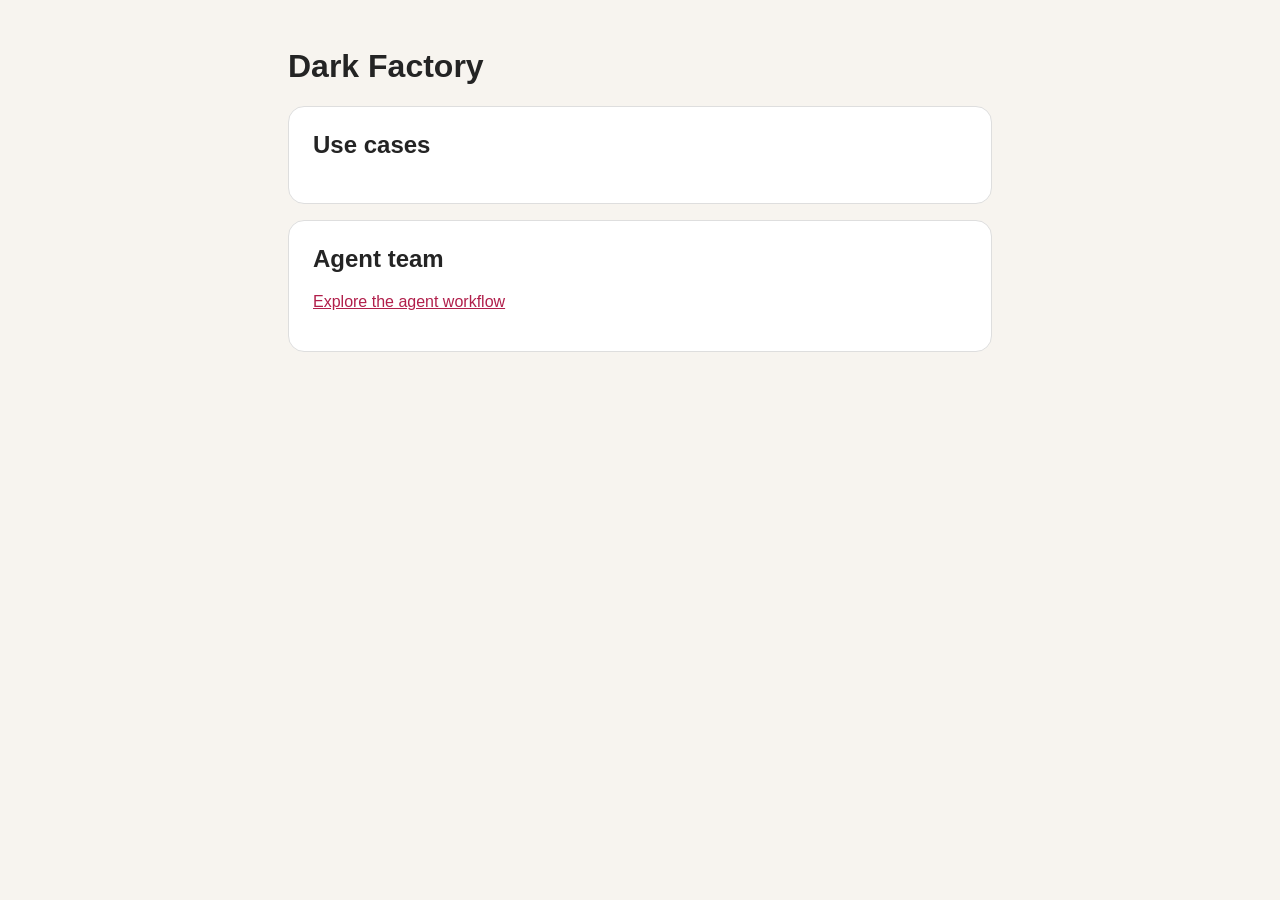
<file: scripts/pages-index.html>
<!doctype html>
<html lang="en">
<head>
  <meta charset="utf-8">
  <meta name="viewport" content="width=device-width, initial-scale=1">
  <title>Dark Factory use cases</title>
  <script>
    (() => {
      const param = new URLSearchParams(window.location.search).get("clawpilotTheme");
      const theme =
        param || (window.matchMedia("(prefers-color-scheme: dark)").matches ? "dark" : "light");
      document.documentElement.setAttribute("data-theme", theme);
    })();
  </script>
  <style>
    :root {
      color-scheme: light;
      --cp-bg: #f7f4ef;
      --cp-bg-elevated: #fcfbf8;
      --cp-surface: #ffffff;
      --cp-surface-soft: #f5f5f5;
      --cp-border: #dedede;
      --cp-border-strong: #919191;
      --cp-text: #242424;
      --cp-text-muted: #5c5c5c;
      --cp-text-soft: #6f6f6f;
      --cp-accent: #b11f4b;
      --cp-accent-hover: #9a1a41;
      --cp-accent-soft: rgba(177, 31, 75, 0.08);
      --cp-accent-fg: #ffffff;
      --cp-success: #16a34a;
      --cp-danger: #dc2626;
      --cp-warning: #f59e0b;
      --cp-link: #0078d4;
      --cp-shadow: 0 18px 48px rgba(0, 0, 0, 0.12);
      --cp-overlay: rgba(255, 255, 255, 0.8);
      --cp-panel: rgba(255, 255, 255, 0.86);
      --cp-panel-strong: rgba(255, 255, 255, 0.96);
      --cp-sheen: rgba(255, 255, 255, 0.55);
      --cp-highlight: rgba(177, 31, 75, 0.12);
    }
    html[data-theme="dark"] {
      color-scheme: dark;
      --cp-bg: #3d3b3a;
      --cp-bg-elevated: #343231;
      --cp-surface: #292929;
      --cp-surface-soft: #2e2e2e;
      --cp-border: #474747;
      --cp-border-strong: #5f5f5f;
      --cp-text: #dedede;
      --cp-text-muted: #919191;
      --cp-text-soft: #b0b0b0;
      --cp-accent: #fd8ea1;
      --cp-accent-hover: #fb7b91;
      --cp-accent-soft: rgba(253, 142, 161, 0.14);
      --cp-accent-fg: #1a1a1a;
      --cp-success: #4ade80;
      --cp-danger: #f87171;
      --cp-warning: #fbbf24;
      --cp-link: #4da6ff;
      --cp-shadow: 0 18px 48px rgba(0, 0, 0, 0.32);
      --cp-overlay: rgba(41, 41, 41, 0.88);
      --cp-panel: rgba(41, 41, 41, 0.72);
      --cp-panel-strong: rgba(41, 41, 41, 0.96);
      --cp-sheen: rgba(255, 255, 255, 0.04);
      --cp-highlight: rgba(253, 142, 161, 0.12);
    }
    body {
      margin: 0;
      background: var(--cp-bg);
      color: var(--cp-text);
      font-family: "Segoe UI", Aptos, Calibri, -apple-system, BlinkMacSystemFont, sans-serif;
    }
    main { max-width: 44rem; margin: 3rem auto; padding: 0 1.5rem; }
    section {
      background: var(--cp-surface);
      border: 1px solid var(--cp-border);
      border-radius: 16px;
      padding: 1.5rem;
    }
    section + section { margin-top: 1rem; }
    h2 { margin-top: 0; }
    li + li { margin-top: 0.5rem; }
    a { color: var(--cp-accent); }
    a:hover { color: var(--cp-accent-hover); }
    a:focus-visible { outline: 2px solid var(--cp-accent); outline-offset: 4px; }
  </style>
</head>
<body>
  <main>
    <h1>Dark Factory</h1>
    <section aria-labelledby="use-cases">
      <h2 id="use-cases">Use cases</h2>
      <!-- USE_CASE_CATALOG -->
    </section>
    <section aria-labelledby="agent-team">
      <h2 id="agent-team">Agent team</h2>
      <p><a href="agent-workflow.html">Explore the agent workflow</a></p>
    </section>
  </main>
</body>
</html>
</file>
<file: use-case/balloon-pop-panic/styles.css>
:root {
  color-scheme: light;
  --ink: #3d2b4f;
  --ink-soft: #5b4a6e;
  --paper: #ffffff;
  --page: #f6f1fa;
  --balloon: #ff8fa3;
  --balloon-dark: #e8657f;
  --blush: #ff6f8a;
  --coin: #ffc83d;
  --coin-rim: #c98a00;
  --energy: #2bb39a;
  --energy-low: #e8505b;
  --sky-0: #fde2e4;
  font-family: "Trebuchet MS", "Arial Rounded MT Bold", Arial, sans-serif;
}

* { box-sizing: border-box; }

html, body {
  height: 100%;
  margin: 0;
  overflow: hidden;
  overscroll-behavior: none;
}

body {
  background: var(--page);
  color: var(--ink);
  -webkit-tap-highlight-color: transparent;
}

button { font: inherit; color: inherit; }

[hidden] { display: none !important; }

.sr-only {
  position: absolute;
  width: 1px;
  height: 1px;
  margin: -1px;
  padding: 0;
  overflow: hidden;
  clip: rect(0 0 0 0);
  white-space: nowrap;
  border: 0;
}

#app {
  display: grid;
  place-items: center;
  width: 100%;
  height: 100vh;
  height: 100dvh;
}

#frame {
  position: relative;
  height: min(100vh - 48px, 860px);
  height: min(100dvh - 48px, 860px);
  aspect-ratio: 9 / 16;
  border-radius: 24px;
  overflow: hidden;
  background: var(--sky-0);
  box-shadow: 0 12px 40px rgb(61 43 79 / 15%);
}

#game {
  position: absolute;
  inset: 0;
  touch-action: none;
  user-select: none;
  -webkit-user-select: none;
  -webkit-touch-callout: none;
  outline: none;
}

#game:focus-visible { box-shadow: inset 0 0 0 3px var(--ink), inset 0 0 0 5px #fff; }

#view {
  display: block;
  width: 100%;
  height: 100%;
}

/* HUD */
.hud {
  position: absolute;
  top: calc(12px + env(safe-area-inset-top, 0px));
  left: calc(12px + env(safe-area-inset-left, 0px));
  right: calc(12px + env(safe-area-inset-right, 0px));
  display: flex;
  justify-content: space-between;
  align-items: center;
  gap: 8px;
  pointer-events: none;
}

.pill {
  display: inline-flex;
  align-items: center;
  gap: 8px;
  min-height: 36px;
  padding: 6px 14px;
  border-radius: 999px;
  background: rgb(255 250 242 / 92%);
  box-shadow: 0 2px 0 rgb(43 36 64 / 18%);
  font-weight: 800;
  font-size: 18px;
  font-variant-numeric: tabular-nums;
}

.glyph-balloon {
  width: 14px;
  height: 16px;
  border-radius: 50% 50% 50% 50% / 55% 55% 45% 45%;
  background: radial-gradient(circle at 35% 30%, #fff 0 18%, var(--balloon) 22%, var(--balloon-dark));
}

.bar {
  position: relative;
  width: 88px;
  height: 12px;
  border-radius: 999px;
  overflow: hidden;
  background: rgb(43 36 64 / 15%);
}

.bar-fill {
  position: absolute;
  inset: 0;
  border-radius: inherit;
  background: var(--energy);
  transform-origin: left center;
  transform: scaleX(.5);
}

.glyph-warn {
  display: none;
  width: 18px;
  height: 18px;
  border-radius: 50%;
  background: var(--energy-low);
  color: #fff;
  font-size: 13px;
  line-height: 18px;
  text-align: center;
}

.energy-pill.low .bar-fill {
  background: repeating-linear-gradient(135deg, var(--energy-low) 0 6px, #f47b83 6px 12px);
}
.energy-pill.low .glyph-warn { display: inline-block; }

.energy-pill.flash { animation: pill-flash .35s ease-out; }
@keyframes pill-flash {
  0% { background: #fff3c4; transform: scale(1.08); }
  100% { background: rgb(255 250 242 / 92%); transform: scale(1); }
}

/* Overlays */
.overlay {
  position: absolute;
  inset: 0;
  display: grid;
  place-items: center;
  padding: env(safe-area-inset-top, 0px) env(safe-area-inset-right, 0px) env(safe-area-inset-bottom, 0px) env(safe-area-inset-left, 0px);
  background: rgb(43 36 64 / 38%);
  z-index: 2;
}

.card {
  width: min(320px, 100% - 32px);
  display: grid;
  gap: 12px;
  padding: 24px 20px;
  border-radius: 20px;
  background: var(--paper);
  box-shadow: 0 12px 0 rgb(43 36 64 / 25%);
  text-align: center;
  max-height: calc(100% - 16px);
  overflow-y: auto;
  overscroll-behavior: contain;
  touch-action: pan-y;
}

.card h1, .card h2 {
  margin: 0;
  font-size: 30px;
  line-height: 1.1;
  letter-spacing: -.01em;
}
.card h1 { font-size: 32px; }

.card p { margin: 0; }
.hint { color: var(--ink-soft); font-size: 16px; }
.best { color: var(--ink-soft); font-weight: 700; }
.big-score { font-size: 36px; font-weight: 800; font-variant-numeric: tabular-nums; }
.kbd-hint { color: var(--ink-soft); font-size: 13px; }
.badge {
  justify-self: center;
  padding: 4px 12px;
  border-radius: 999px;
  background: var(--coin);
  font-weight: 800;
}

.btn {
  min-height: 48px;
  width: 100%;
  border: 2px solid var(--ink);
  border-radius: 14px;
  font-size: 18px;
  font-weight: 800;
  cursor: pointer;
  touch-action: manipulation;
}
.btn.primary { background: var(--ink); color: var(--paper); box-shadow: 0 4px 0 var(--ink-soft); }
.btn.primary:active { transform: translateY(2px); box-shadow: 0 2px 0 var(--ink); }
.btn.secondary { background: #fff; }
.btn:hover { filter: brightness(1.04); }
.btn:focus-visible {
  outline: 3px solid var(--ink);
  outline-offset: 2px;
  box-shadow: 0 0 0 2px #fff;
}

@media (pointer: coarse) {
  .kbd-hint { display: none; }
}

@media (max-width: 599px), (max-height: 520px) {
  #frame {
    width: 100vw;
    width: 100dvw;
    height: 100vh;
    height: 100dvh;
    aspect-ratio: auto;
    border-radius: 0;
    box-shadow: none;
  }
}

@media (max-height: 520px) {
  .card { gap: 8px; padding: 14px 16px; }
  .card h1, .card h2 { font-size: 24px; }
  .big-score { font-size: 28px; }
  .btn { min-height: 44px; }
}

@media (prefers-reduced-motion: reduce) {
  .energy-pill.flash { animation-duration: .2s; }
  .btn.primary:active { transform: none; }
}
</file>
<file: use-case/portfolio-tracker/styles.css>
:root {
  color-scheme: light;
  --ink: #202b25;
  --muted: #78827b;
  --line: #e7eae5;
  --paper: #f4f5f0;
  --surface: #fff;
  --green: #157b55;
  --green-dark: #0c6040;
  --green-soft: #e8f5ee;
  --red: #c64d58;
  --shadow: 0 8px 26px rgb(26 43 32 / 4%);
  font-family: Inter, ui-sans-serif, system-ui, -apple-system, BlinkMacSystemFont, "Segoe UI", sans-serif;
}

* { box-sizing: border-box; }

body { margin: 0; background: var(--paper); color: var(--ink); }
button, label { font: inherit; }
button { cursor: pointer; }
a { color: inherit; }

.app-shell { width: min(1200px, calc(100% - 64px)); margin: 0 auto; }
.topbar { height: 76px; display: flex; align-items: center; justify-content: space-between; border-bottom: 1px solid var(--line); }
.brand { display: inline-flex; align-items: center; gap: 9px; color: #20342a; font-size: 19px; font-weight: 750; letter-spacing: -.06em; text-decoration: none; }
.brand-mark { display: grid; width: 28px; height: 28px; place-items: center; border-radius: 9px; background: var(--green); color: white; font-size: 15px; letter-spacing: -.04em; }
.brand-light { margin-left: -8px; color: #a4b5a9; font-weight: 400; }
.account-switcher { display: flex; align-items: center; gap: 10px; color: #46534b; font-size: 12px; font-weight: 650; }
.avatar { display: grid; width: 29px; height: 29px; place-items: center; border: 1px solid #dfe4de; border-radius: 50%; background: #e8eee8; color: #526457; font-size: 11px; }
.chevron { margin-left: 2px; color: #929b93; font-size: 17px; }

main { padding-top: 37px; }
.page-heading { display: flex; align-items: end; justify-content: space-between; gap: 20px; }
.eyebrow, .card-label { margin: 0; color: var(--muted); font-size: 9px; font-weight: 800; letter-spacing: .13em; }
h1 { margin: 9px 0 5px; font-size: clamp(29px, 4vw, 37px); line-height: 1.1; letter-spacing: -.055em; }
.subtitle { margin: 0; color: var(--muted); font-size: 13px; }
.actions { display: flex; gap: 9px; }
.button { display: inline-flex; min-height: 40px; align-items: center; justify-content: center; gap: 8px; padding: 0 14px; border: 1px solid transparent; border-radius: 8px; font-size: 11px; font-weight: 700; text-decoration: none; transition: background .15s, border-color .15s, transform .15s; }
.button:hover { transform: translateY(-1px); }
.button:focus-visible, .text-button:focus-visible { outline: 3px solid #91c6aa; outline-offset: 3px; }
.button-secondary { border-color: #dce2dc; background: var(--surface); color: #435047; }
.button-secondary:hover { border-color: #c2cec5; background: #fbfcfa; }
.button-primary { background: var(--green); color: white; }
.button-primary:hover { background: var(--green-dark); }
.button-primary span { font-size: 15px; }
.upload-button { cursor: pointer; }
.visually-hidden { position: absolute; width: 1px; height: 1px; overflow: hidden; clip: rect(0, 0, 0, 0); white-space: nowrap; clip-path: inset(50%); }
.visually-hidden:focus-visible + .upload-button { outline: 3px solid #91c6aa; outline-offset: 3px; }

.demo-notice { display: flex; min-height: 39px; align-items: center; gap: 8px; margin: 23px 0 13px; padding: 8px 11px; border: 1px solid #f0dfb8; border-radius: 7px; background: #fffaf0; color: #76664a; font-size: 10px; }
.demo-notice strong { color: #645033; }
.notice-dot { width: 7px; height: 7px; flex: 0 0 auto; border-radius: 50%; background: #d49b36; }
.summary-grid { display: grid; grid-template-columns: 1.4fr 1fr 1fr; gap: 13px; }
.summary-card, .panel { border: 1px solid var(--line); border-radius: 11px; background: var(--surface); box-shadow: var(--shadow); }
.summary-card { position: relative; min-height: 132px; overflow: hidden; padding: 17px 18px; }
.total-card { min-height: 154px; }
.card-label { display: flex; align-items: center; gap: 6px; font-size: 8px; }
.info { display: inline-grid; width: 13px; height: 13px; place-items: center; border: 1px solid #cbd4ce; border-radius: 50%; color: #86928a; font-size: 8px; font-style: normal; letter-spacing: 0; }
.summary-value { margin: 13px 0 7px; font-size: clamp(24px, 3vw, 31px); font-weight: 720; letter-spacing: -.055em; font-variant-numeric: tabular-nums; }
.summary-foot { position: relative; z-index: 1; display: flex; gap: 5px; margin: 0; color: #919a93; font-size: 10px; }
.change-positive, .positive { color: var(--green); }
.negative { color: var(--red); }
.sparkline { position: absolute; right: 0; bottom: 0; left: 0; height: 41px; opacity: .8; }
.sparkline svg { display: block; width: 100%; height: 100%; overflow: visible; }
.sparkline path { fill: none; stroke: #77bd95; stroke-width: 2; vector-effect: non-scaling-stroke; }

.content-grid { display: grid; grid-template-columns: minmax(0, 1.85fr) minmax(260px, .9fr); gap: 14px; margin-top: 14px; align-items: start; }
.panel { min-width: 0; padding: 18px 17px 13px; }
.panel-heading { display: flex; align-items: center; justify-content: space-between; gap: 12px; margin-bottom: 16px; }
h2 { margin: 5px 0 0; font-size: 17px; letter-spacing: -.035em; }
.count-badge { display: inline-grid; min-width: 20px; height: 20px; place-items: center; margin-left: 3px; padding: 0 5px; border-radius: 10px; background: #f0f3f0; color: #768178; font-size: 9px; font-weight: 650; vertical-align: 2px; }
.updated-label { display: flex; align-items: center; gap: 6px; color: #8d978f; font-size: 9px; white-space: nowrap; }
.status-dot { width: 6px; height: 6px; border-radius: 50%; background: #daa747; }
.table-wrap { width: 100%; overflow-x: auto; }
table { width: 100%; border-collapse: collapse; text-align: left; }
th { padding: 0 9px 10px; color: #969f98; font-size: 8px; font-weight: 750; letter-spacing: .08em; white-space: nowrap; }
th:first-child, td:first-child { padding-left: 2px; }
td { padding: 11px 9px; border-top: 1px solid #f0f2ef; color: #536057; font-size: 10px; font-variant-numeric: tabular-nums; white-space: nowrap; }
.asset-cell { display: flex; align-items: center; gap: 9px; }
.asset-mark { display: grid; width: 28px; height: 28px; flex: 0 0 auto; place-items: center; border: 1px solid #e8ece8; border-radius: 9px; background: var(--asset-bg, #f1f3f1); color: var(--asset-color, #64726a); font-size: 9px; font-weight: 800; }
.asset-name { display: grid; gap: 3px; }
.asset-name strong { color: #334138; font-size: 10px; font-weight: 750; }
.asset-name span { color: #9aa39c; font-size: 9px; }
.value-cell { color: #344239; font-weight: 700; }
.status-message { min-height: 16px; margin: 11px 0 0; color: #8a948c; font-size: 9px; line-height: 1.5; }
.empty-row { padding-block: 20px; color: #8a948c; text-align: center; }

.allocation-total { color: #909a92; font-size: 9px; }
.allocation-list { display: grid; gap: 15px; margin: 21px 0 18px; padding: 0; list-style: none; }
.allocation-item { display: grid; grid-template-columns: 1fr auto; gap: 8px 10px; align-items: center; }
.allocation-name { display: flex; align-items: center; gap: 8px; color: #58655c; font-size: 10px; }
.allocation-name i { width: 8px; height: 8px; border-radius: 3px; background: var(--asset-color, #8b9b8e); }
.allocation-percent { color: #455148; font-size: 10px; font-weight: 700; font-variant-numeric: tabular-nums; }
.allocation-track { grid-column: 1 / -1; height: 5px; overflow: hidden; border-radius: 5px; background: #f0f3f0; }
.allocation-track span { display: block; height: 100%; border-radius: inherit; background: var(--asset-color, #8b9b8e); }
.allocation-empty { color: #8a948c; font-size: 10px; line-height: 1.5; }
.allocation-foot { display: flex; align-items: center; gap: 7px; padding-top: 12px; border-top: 1px solid #eff1ef; color: #98a19a; font-size: 9px; }
.foot-indicator { width: 7px; height: 7px; border-radius: 50%; background: #8ab99b; }

.import-help { display: flex; align-items: center; gap: 13px; margin-top: 14px; padding: 15px 17px; border: 1px solid #e3e9e3; border-radius: 10px; background: #edf3ee; }
.help-icon { display: grid; width: 31px; height: 31px; flex: 0 0 auto; place-items: center; border: 1px solid #d8e3d9; border-radius: 9px; background: #f9fbf8; color: var(--green); font-size: 16px; }
.import-help h2 { margin: 0 0 4px; font-size: 12px; }
.import-help p { margin: 0; color: #7d8980; font-size: 10px; line-height: 1.55; }
code { padding: 1px 3px; border-radius: 3px; background: #e2eae3; color: #41604d; font-size: 9px; }
.text-button { flex: 0 0 auto; margin-left: auto; padding: 7px 0 7px 12px; border: 0; background: transparent; color: var(--green); font-size: 10px; font-weight: 750; text-decoration: none; }
.text-button span { padding-left: 4px; }

footer { display: flex; justify-content: space-between; gap: 12px; margin-top: 22px; padding: 14px 0 23px; color: #9aa39c; font-size: 8px; letter-spacing: .04em; }
.footer-divider { padding: 0 4px; color: #c0c8c0; }

@media (max-width: 850px) {
  .app-shell { width: min(100% - 40px, 720px); }
  .content-grid { grid-template-columns: 1fr; }
  .allocation-list { grid-template-columns: repeat(2, minmax(0, 1fr)); }
}

@media (max-width: 620px) {
  .app-shell { width: calc(100% - 32px); }
  .topbar { height: 65px; }
  main { padding-top: 28px; }
  .page-heading { align-items: start; flex-direction: column; gap: 17px; }
  .actions { width: 100%; }
  .actions .button { flex: 1; }
  .demo-notice { align-items: flex-start; line-height: 1.5; }
  .demo-notice .notice-dot { margin-top: 3px; }
  .summary-grid { grid-template-columns: 1fr 1fr; gap: 9px; }
  .summary-card { min-height: 115px; padding: 14px; }
  .total-card { grid-column: 1 / -1; min-height: 140px; }
  .summary-value { margin-top: 12px; font-size: 25px; }
  .panel { padding-inline: 12px; }
  .table-wrap { margin-inline: -2px; width: calc(100% + 4px); }
  table { min-width: 640px; }
  .import-help { align-items: flex-start; flex-wrap: wrap; }
  .import-help > div:nth-child(2) { flex: 1; min-width: 0; }
  .text-button { margin-left: 44px; padding: 3px 0; }
  footer { flex-direction: column; }
}

@media (max-width: 380px) {
  .account-switcher { gap: 6px; font-size: 10px; }
  .brand { font-size: 17px; }
  .actions { gap: 7px; }
  .button { gap: 5px; padding-inline: 9px; font-size: 10px; }
  .allocation-list { grid-template-columns: 1fr; }
}

@media (prefers-reduced-motion: reduce) {
  *, *::before, *::after { scroll-behavior: auto !important; transition-duration: .01ms !important; animation-duration: .01ms !important; animation-iteration-count: 1 !important; }
}
</file>
<file: use-case/santa-gift-ideas/styles.css>
:root {
  --ink: #1F2A24;
  --paper: #FFF8EE;
  --muted: #4A4F4B;
  --stage: #E8F3EC;
  --red: #B3202A;
  --green: #1E6B3A;
}

*,
*::before,
*::after {
  box-sizing: border-box;
}

[hidden] {
  display: none !important;
}

html,
body {
  margin: 0;
  background: var(--paper);
  color: var(--ink);
  font-family: system-ui, -apple-system, "Segoe UI", Roboto, sans-serif;
  line-height: 1.5;
}

:focus-visible {
  outline: 3px solid #1F2A24;
  outline-offset: 3px;
}

.visually-hidden {
  position: absolute !important;
  width: 1px;
  height: 1px;
  padding: 0;
  margin: -1px;
  overflow: hidden;
  clip: rect(0 0 0 0);
  white-space: nowrap;
  border: 0;
}

.page {
  display: grid;
  grid-template-columns: minmax(0, 1fr) minmax(0, 1fr);
  grid-template-areas:
    "header header"
    "stage ideas"
    "footer footer";
  gap: 24px;
  max-width: 1040px;
  margin: 0 auto;
  padding: 24px;
}

.page > * {
  min-width: 0;
}

.page-header { grid-area: header; }
.stage { grid-area: stage; }
.ideas-panel { grid-area: ideas; }
.page-footer { grid-area: footer; }

h1 {
  margin: 0 0 4px;
  font-size: clamp(1.75rem, 5vw, 2.5rem);
  color: var(--red);
  overflow-wrap: anywhere;
}

h2 {
  margin: 0 0 12px;
  font-size: 1.375rem;
}

.intro,
.empty,
.page-footer {
  color: var(--muted);
}

.intro { margin: 0; }

.page-footer p { margin: 0; }

button {
  min-width: 44px;
  min-height: 44px;
  font: inherit;
  touch-action: manipulation;
  cursor: pointer;
  border-radius: 10px;
}

button:disabled { cursor: not-allowed; }

/* Stage */
.stage {
  position: relative;
  display: flex;
  flex-direction: column;
  align-items: center;
  gap: 16px;
  padding: 60px 16px 20px;
  background: var(--stage);
  border-radius: 16px;
}

.santa {
  display: flex;
  flex-direction: column;
  align-items: center;
  gap: 8px;
  min-width: 160px;
  min-height: 160px;
  max-width: 100%;
  padding: 12px;
  background: transparent;
  border: 0;
  border-radius: 16px;
  color: var(--ink);
}

.santa:hover .santa-caption { text-decoration: underline; }

.santa-art {
  display: block;
  width: 240px;
  max-width: 100%;
  height: auto;
  transform-origin: 50% 80%;
}

.santa-caption {
  font-weight: 700;
  overflow-wrap: anywhere;
}

.santa.is-laughing .santa-art {
  animation: santa-shake 700ms ease-in-out;
}

@keyframes santa-shake {
  0%    { transform: translateY(0) rotate(0); }
  12.5% { transform: translateY(-10px) rotate(-4deg); }
  25%   { transform: translateY(0) rotate(4deg); }
  37.5% { transform: translateY(-10px) rotate(-4deg); }
  50%   { transform: translateY(0) rotate(0); }
  62.5% { transform: translateY(-10px) rotate(4deg); }
  75%   { transform: translateY(0) rotate(-4deg); }
  87.5% { transform: translateY(-10px) rotate(4deg); }
  100%  { transform: translateY(0) rotate(0); }
}

.bubble {
  position: absolute;
  top: 12px;
  left: 50%;
  max-width: 90%;
  margin: 0;
  padding: 6px 16px;
  transform: translateX(-50%);
  background: #FFFFFF;
  color: var(--red);
  font-weight: 800;
  font-size: 1.25rem;
  border-radius: 999px;
  box-shadow: 0 2px 6px rgba(31, 42, 36, 0.15);
  overflow-wrap: anywhere;
  text-align: center;
  animation: bubble-pop 150ms ease-out;
  pointer-events: none;
}

@keyframes bubble-pop {
  from { transform: translateX(-50%) scale(0.8); }
  to   { transform: translateX(-50%) scale(1); }
}

.controls {
  display: flex;
  flex-wrap: wrap;
  justify-content: center;
  gap: 12px;
  max-width: 100%;
}

.sound,
.clear {
  padding: 8px 16px;
  font-weight: 600;
  overflow-wrap: anywhere;
}

.sound[aria-pressed="true"] {
  background: var(--green);
  color: #FFFFFF;
  border: 2px solid var(--green);
}

.sound[aria-pressed="false"] {
  background: var(--paper);
  color: var(--green);
  border: 2px solid var(--green);
}

.clear {
  background: var(--red);
  color: #FFFFFF;
  border: 2px solid var(--red);
}

.clear:disabled {
  background: #E6E2DA;
  color: #4A4F4B;
  border: 2px dashed #4A4F4B;
}

/* Ideas */
.empty { margin: 0 0 12px; }

.ideas {
  list-style: none;
  margin: 0;
  padding: 0;
  display: grid;
  gap: 10px;
}

.card {
  display: flex;
  align-items: center;
  gap: 10px;
  min-height: 44px;
  padding: 10px 14px;
  background: #FFFFFF;
  color: var(--ink);
  border: 2px solid var(--green);
  border-radius: 12px;
  font-size: 1.0625rem;
}

.card .label {
  flex: 1 1 auto;
  min-width: 0;
  overflow-wrap: anywhere;
}

.card--new {
  border: 3px solid var(--red);
}

.new-tag {
  display: none;
  flex: 0 0 auto;
  padding: 2px 8px;
  background: var(--red);
  color: #FFFFFF;
  font-size: 0.75rem;
  font-weight: 800;
  letter-spacing: 0.05em;
  border-radius: 999px;
}

.card--new .new-tag { display: inline-block; }

.card--drop {
  animation: card-drop 600ms cubic-bezier(.2, .8, .3, 1.2);
}

@keyframes card-drop {
  from { transform: translateY(-120px); opacity: 0; }
  to   { transform: translateY(0); opacity: 1; }
}

@media (max-width: 720px) {
  .page {
    grid-template-columns: minmax(0, 1fr);
    grid-template-areas:
      "header"
      "stage"
      "ideas"
      "footer";
    padding: 16px;
    gap: 16px;
  }

  .santa-art {
    width: min(60vw, 200px);
  }
}

@media (prefers-reduced-motion: reduce) {
  *,
  *::before,
  *::after {
    animation: none !important;
    transition: none !important;
  }
}
</file>
<file: use-case/snake-game/styles.css>
:root {
  color-scheme: light;
  --paper: #e9eadb;
  --ink: #202b20;
  --muted: #657160;
  --green: #2e4b38;
  --screen: #a9bd91;
  --screen-dark: #243d2b;
  --lime: #d7ed9f;
  --line: #cbd0bd;
  font-family: "Trebuchet MS", "Arial Rounded MT Bold", Arial, sans-serif;
}

* { box-sizing: border-box; }

body {
  margin: 0;
  background:
    radial-gradient(ellipse at 12% 18%, rgb(255 255 255 / 54%), transparent 34rem),
    var(--paper);
  color: var(--ink);
}

button { font: inherit; }

.page-shell {
  width: min(1120px, calc(100% - 64px));
  margin: 0 auto;
}

.masthead, .page-footer {
  display: flex;
  align-items: center;
  justify-content: space-between;
}

.masthead {
  height: 82px;
  border-bottom: 1px solid var(--line);
}

.wordmark, .screen-brand {
  color: var(--green);
  font-size: 13px;
  font-weight: 900;
  letter-spacing: .11em;
  text-decoration: none;
}

.wordmark span, .screen-brand span { font-weight: 400; }
.edition, .page-footer, .eyebrow, .screen-topline, .board-caption, .score-label, .how-to h3 {
  font-size: 10px;
  font-weight: 800;
  letter-spacing: .14em;
}
.edition { margin: 0; color: var(--muted); }
.edition span { padding: 0 7px; color: #a3aa96; }

.game-layout {
  display: grid;
  grid-template-columns: minmax(0, 1.15fr) minmax(250px, .7fr);
  gap: clamp(42px, 8vw, 112px);
  align-items: center;
  padding: 56px 0 62px;
}

.game-column { width: min(100%, 520px); margin-inline: auto; }
.game-heading { display: flex; align-items: end; justify-content: space-between; margin-bottom: 19px; }
.eyebrow { margin: 0 0 10px; color: var(--muted); text-transform: uppercase; }
h1 { margin: 0; font-size: clamp(38px, 5vw, 55px); line-height: .95; letter-spacing: -.06em; }
.heading-dot { color: #8caa5d; }

.score-card {
  min-width: 84px;
  padding: 10px 13px 8px;
  border: 1px solid var(--line);
  border-radius: 9px;
  text-align: right;
}
.score-label { display: block; color: var(--muted); font-size: 8px; }
.score-value { display: block; margin-top: 2px; font-size: 23px; font-weight: 800; letter-spacing: .04em; font-variant-numeric: tabular-nums; }

.screen-frame {
  padding: 13px 13px 14px;
  border: 1px solid #d5d9c8;
  border-radius: 18px;
  background: #f4f4e9;
  box-shadow: 0 14px 34px rgb(34 50 32 / 10%), inset 0 1px #fff;
}
.screen-topline { display: flex; height: 24px; align-items: start; justify-content: space-between; padding: 1px 5px 0; color: #6a7962; font-size: 8px; }
.screen-brand { color: #617456; font-size: 8px; letter-spacing: .1em; }
.screen-lights { display: flex; gap: 4px; }
.screen-lights i { width: 4px; height: 4px; border-radius: 50%; background: #a8b39e; }
.screen-lights i:first-child { background: #88a65d; }
.playfield-wrap { padding: 8px; border: 1px solid #899879; border-radius: 7px; background: var(--screen); box-shadow: inset 0 2px 6px rgb(30 50 28 / 18%); }
.board {
  display: grid;
  grid-template-columns: repeat(20, minmax(0, 1fr));
  aspect-ratio: 1;
  overflow: hidden;
  background-color: var(--screen);
  background-image: linear-gradient(rgb(54 78 46 / 7%) 1px, transparent 1px), linear-gradient(90deg, rgb(54 78 46 / 7%) 1px, transparent 1px);
  background-size: 5% 5%;
  outline: none;
}
.cell { position: relative; }
.cell.snake::after, .cell.food::after {
  position: absolute;
  inset: 12%;
  content: "";
  background: var(--screen-dark);
}
.cell.snake::after { border-radius: 2px; }
.cell.snake.head::after { inset: 5%; border-radius: 3px; background: #172f21; }
.cell.food::after { inset: 18%; border-radius: 50%; background: #304c2e; box-shadow: 0 0 0 2px rgb(48 76 46 / 17%); }
.board-caption { display: flex; justify-content: space-between; padding: 8px 2px 0; color: #54684d; font-size: 8px; }

.game-controls { padding: 15px 3px 0; }
.action-row { display: flex; gap: 9px; }
.button {
  min-height: 46px;
  border: 1px solid transparent;
  border-radius: 8px;
  padding: 0 18px;
  font-size: 13px;
  font-weight: 800;
  cursor: pointer;
  transition: background-color .15s ease, transform .15s ease, border-color .15s ease;
}
.button:hover:not(:disabled), .direction-button:hover { transform: translateY(-1px); }
.button:active:not(:disabled), .direction-button:active { transform: translateY(1px); }
.button-primary { flex: 1; background: var(--green); color: #f2f4e7; }
.button-primary:hover { background: #203d2a; }
.button-primary span { padding-left: 8px; color: var(--lime); }
.button-secondary { min-width: 100px; border-color: #bfc7b5; background: transparent; color: var(--green); }
.button-secondary:hover:not(:disabled) { background: #f1f2e7; }
.button:disabled { opacity: .46; cursor: not-allowed; }
.button:focus-visible, .direction-button:focus-visible, .wordmark:focus-visible { outline: 3px solid #91ad59; outline-offset: 3px; }
.game-status { min-height: 20px; margin: 13px 0 0; color: #596752; font-size: 12px; line-height: 1.5; }

.direction-pad {
  display: grid;
  grid-template-columns: repeat(3, 44px);
  grid-template-rows: repeat(2, 44px);
  gap: 5px;
  justify-content: center;
  margin-top: 15px;
}
.direction-button {
  display: grid;
  place-items: center;
  border: 1px solid #c5ccbb;
  border-radius: 9px;
  background: #f3f4e9;
  color: var(--green);
  font-size: 20px;
  cursor: pointer;
  touch-action: manipulation;
  transition: transform .15s ease, background-color .15s ease;
}
.direction-button:hover { background: #fff; }
.direction-up { grid-column: 2; grid-row: 1; }
.direction-left { grid-column: 1; grid-row: 2; }
.direction-down { grid-column: 2; grid-row: 2; }
.direction-right { grid-column: 3; grid-row: 2; }

.side-notes { align-self: center; padding: 8px 0 0; }
.note-top { display: flex; align-items: center; gap: 12px; }
.note-top .eyebrow { margin: 0; }
.note-icon { display: grid; width: 36px; height: 36px; place-items: center; border: 1px solid #b8c2ac; border-radius: 50%; color: #77934e; font-size: 17px; }
.side-notes h2 { margin: 25px 0 14px; font-size: clamp(33px, 4vw, 44px); line-height: 1.02; letter-spacing: -.055em; }
.intro { max-width: 280px; margin: 0; color: #667060; font-size: 14px; line-height: 1.7; }
.how-to { margin-top: 37px; padding-top: 20px; border-top: 1px solid var(--line); }
.how-to h3 { margin: 0 0 15px; color: var(--muted); }
.how-to ul { display: grid; gap: 12px; margin: 0; padding: 0; list-style: none; }
.how-to li { display: flex; align-items: center; gap: 12px; color: #4f5c4c; font-size: 12px; }
.key-hint { display: inline-grid; min-width: 38px; min-height: 29px; place-items: center; border: 1px solid #c5ccbb; border-radius: 6px; background: #f2f3e8; color: var(--green); font-size: 11px; font-weight: 800; letter-spacing: 0; }
.touch-hint { font-size: 16px; }
.side-footnote { margin: 43px 0 0; color: #839079; font-size: 8px; font-weight: 800; letter-spacing: .12em; }
.side-footnote span { padding-right: 6px; color: #91a960; }

.page-footer { min-height: 58px; border-top: 1px solid var(--line); color: #87907e; font-size: 8px; }

@media (min-width: 761px) and (max-height: 820px) {
  .masthead { height: 64px; }
  .game-layout { padding-block: 24px 32px; }
  .game-column { width: min(100%, 520px, calc(100vh - 420px)); }
  .game-heading { margin-bottom: 12px; }
  .game-heading .eyebrow { margin-bottom: 6px; }
  .screen-frame { padding: 9px 9px 10px; }
  .screen-topline { height: 18px; }
  .playfield-wrap { padding: 6px; }
  .board-caption { padding-top: 6px; }
  .game-controls { padding-top: 8px; }
  .game-status { margin-top: 8px; }
  .direction-pad { margin-top: 8px; }
  .page-footer { min-height: 48px; }
}

@media (max-width: 760px) {
  .page-shell { width: min(100% - 36px, 520px); }
  .masthead { height: 66px; }
  .game-layout { grid-template-columns: 1fr; gap: 42px; padding: 35px 0 44px; }
  .game-column { width: 100%; }
  .side-notes { padding: 0 4px; }
  .side-notes h2 br { display: none; }
  .side-notes h2 { margin: 15px 0 9px; font-size: 34px; }
  .intro { max-width: 410px; }
  .how-to { margin-top: 24px; }
  .side-footnote { margin-top: 24px; }
}

@media (max-width: 390px) {
  .page-shell { width: calc(100% - 28px); }
  .game-layout { padding-top: 27px; }
  .screen-frame { padding: 10px; }
  .playfield-wrap { padding: 6px; }
  .button { padding-inline: 12px; }
  .button-secondary { min-width: 88px; }
  .masthead, .page-footer { flex-wrap: wrap; gap: 8px 12px; }
  .masthead { height: auto; min-height: 66px; padding-block: 12px; }
  .page-footer { padding-block: 14px; }
}

@media (prefers-reduced-motion: reduce) {
  *, *::before, *::after { scroll-behavior: auto !important; transition-duration: .01ms !important; animation-duration: .01ms !important; animation-iteration-count: 1 !important; }
}
</file>
<file: use-case/super-microsoft/styles.css>
:root{color-scheme:light;--ink:#172b25;--muted:#75877b;--green:#164e3c;--cream:#f6f4ec;--line:#dce1d7;--yellow:#f6d864}
*{box-sizing:border-box}
body{margin:0;background:var(--cream);color:var(--ink);font-family:Arial,Helvetica,sans-serif}
button,a{-webkit-tap-highlight-color:transparent}
button{font:inherit;cursor:pointer}
button:focus-visible,a:focus-visible{outline:3px solid #ec8c48;outline-offset:3px}
.shell{max-width:1280px;margin:auto;padding:0 48px}
.topbar{height:80px;display:flex;align-items:center;justify-content:space-between;border-bottom:1px solid var(--line)}
.brand{display:flex;align-items:center;gap:12px;color:var(--ink);font-size:13px;font-weight:800;letter-spacing:.04em;text-decoration:none}
.brand b{font-weight:400}.brand-mark{display:grid;grid-template-columns:repeat(2,8px);gap:2px;transform:rotate(-5deg)}
.brand-mark i{width:8px;height:8px;background:#f16b52}.brand-mark i:nth-child(2){background:#e8bc4e}.brand-mark i:nth-child(3){background:#69a7c3}.brand-mark i:nth-child(4){background:#76ab6e}
.edition,.eyebrow,.game-label,.hud-item>span,.game-bottom,.guide-head,.touch-heading,footer{font-size:10px;font-weight:800;letter-spacing:.13em}
.edition{color:#77877c;display:flex;align-items:center;gap:8px}.edition-dot,.live-dot{width:7px;height:7px;border-radius:50%;background:#76a773;display:inline-block}
.intro{display:flex;align-items:end;justify-content:space-between;padding:51px 0 30px}
.eyebrow{color:#638577;margin:0 0 14px}.eyebrow span{color:#e79b54}
h1,h2,p{margin-top:0}h1,.how-heading h2{font-family:Georgia,'Times New Roman',serif;font-weight:400;letter-spacing:-.045em}
h1{font-size:clamp(38px,5vw,62px);line-height:1;margin-bottom:12px}h1 em,.how-heading em{font-weight:400;color:#5a806a}
.subtitle{font-size:14px;color:#78877b;margin:0;line-height:1.6}
.intro-note{display:flex;align-items:center;gap:10px;color:#9aab9e;font-size:9px;font-weight:800;letter-spacing:.12em;line-height:1.5}.note-sun{font-size:30px;color:#e5bc59}
.game-card{background:#fff;border:1px solid #dfe5da;border-radius:12px;overflow:hidden;box-shadow:0 14px 40px rgba(32,59,43,.07)}
.game-top{min-height:77px;display:flex;align-items:center;padding:0 22px;gap:24px}
.game-label{display:flex;align-items:center;gap:9px;white-space:nowrap}.game-label #stage-name{color:#93a095}.label-divider{color:#c6d0c4}
.hud{display:flex;align-items:center;gap:36px;margin-left:auto}.hud-item{display:flex;flex-direction:column;gap:6px;min-width:50px}.hud-item>span{font-size:9px;color:#9aa99b}.hud-item strong{font-size:13px;letter-spacing:.04em}.hud-item small{color:#a7b5a8;font-size:10px}.hearts-item strong{color:#ee7a66;letter-spacing:2px}.hud-item i{color:#e5af3e;font-style:normal}
.pause-button{width:44px;height:44px;border:1px solid #e1e8df;border-radius:8px;background:#f9faf7;color:#416652;font-weight:bold}.pause-button:disabled{opacity:.45;cursor:default}
.viewport{position:relative;background:#b9daca;overflow:hidden}canvas{display:block;width:100%;height:auto;aspect-ratio:960/500}
.overlay{position:absolute;inset:0;display:grid;place-items:center;background:rgba(28,66,50,.18);padding:16px}.overlay[hidden]{display:none}
.overlay-card{width:min(380px,100%);background:#fffdf7;border-radius:12px;text-align:center;padding:25px 35px 22px;box-shadow:0 14px 45px rgba(18,55,37,.2)}
.overlay-icon{display:grid;place-items:center;margin:0 auto 12px;width:42px;height:42px;background:#f9e9a6;border-radius:50%;color:#c38b25;font-size:22px}
.overlay-kicker{font-size:9px;letter-spacing:.16em;color:#8aa091;font-weight:800;margin-bottom:10px}.overlay-card h2{font:400 30px/1.05 Georgia,serif;letter-spacing:-.04em;margin-bottom:10px}.overlay-card>p:not(.overlay-kicker):not(.overlay-hint){font-size:13px;line-height:1.6;color:#78877b;margin-bottom:17px}
.primary-button{background:#245c47;color:white;border:0;border-radius:6px;min-height:46px;padding:0 21px;font-size:10px;font-weight:800;letter-spacing:.13em}.primary-button span{font-size:15px;margin-left:20px}.primary-button:hover{background:#173f31}.overlay-hint{margin:15px 0 0;color:#a8b4a8;font-size:8px;font-weight:800;letter-spacing:.12em}
.game-bottom{min-height:54px;padding:15px 22px;display:flex;align-items:center;justify-content:space-between;color:#91a096;font-size:9px;letter-spacing:.06em}.game-bottom strong{color:#4b6c58;margin-right:8px}.tiny-star{color:#e8b34e;font-size:16px;margin-right:8px}.bottom-index{color:#b4c0b5;font-size:9px}
.below{display:grid;grid-template-columns:1fr 1.15fr;gap:80px;padding:60px 0 25px}.how-heading h2{font-size:37px;line-height:1.06;margin:0 0 16px}.how-heading>p:last-child{max-width:310px;font-size:13px;line-height:1.7;color:#839087}.controls-guide{border-top:1px solid #cfd9ce}.guide-head{display:flex;justify-content:space-between;color:#8d9d90;padding:16px 0}.guide-row{min-height:65px;border-top:1px solid #dce3da;display:grid;grid-template-columns:180px 1fr auto;align-items:center;gap:12px}.guide-row strong,.guide-row small{display:block}.guide-row strong{font-size:12px}.guide-row small{font-size:11px;color:#98a69a;margin-top:5px}.key-group{display:flex;align-items:center;gap:5px}.key-group span{color:#a8b4a9;font-size:10px;margin:0 3px}kbd{min-width:27px;height:27px;padding:0 6px;display:inline-grid;place-items:center;background:#fff;border:1px solid #e0e6dd;border-radius:4px;box-shadow:0 2px 0 #e0e6dd;color:#536d5b;font:bold 10px Arial}.row-arrow{color:#adbbad}
.touch-section{padding:0 22px 12px}.touch-heading{display:flex;justify-content:space-between;color:#90a092;padding:12px 0}.touch-controls,.touch-group{display:flex;gap:10px}.touch-controls{justify-content:space-between}.touch-controls button{min-width:54px;min-height:48px;border:1px solid #d9e3d8;border-radius:8px;background:#fff;color:#315b44;font-weight:800;touch-action:none;user-select:none}.touch-controls button:active,.touch-controls button.active{background:#dcebdc}.touch-controls .touch-jump,.touch-controls .touch-power{padding:0 17px;font-size:10px;letter-spacing:.08em}.touch-controls .touch-power{background:#eed77d;border-color:#eed77d;color:#57481d}.touch-controls button span{font-size:16px;margin-left:8px}
footer{display:flex;justify-content:space-between;border-top:1px solid var(--line);padding:24px 0 35px;color:#9cab9e;font-size:9px}.footer-heart{color:#e88a76}
.sr-only{position:absolute;width:1px;height:1px;padding:0;margin:-1px;overflow:hidden;clip:rect(0,0,0,0);white-space:nowrap;border:0}
@media(max-width:700px){.shell{padding:0 18px}.topbar{height:64px}.edition{font-size:8px}.intro{padding:36px 0 24px}.intro-note{display:none}.game-top{padding:12px;gap:10px;flex-wrap:wrap}.game-label{width:100%;font-size:9px}.hud{margin:0;flex:1;justify-content:space-between;gap:8px}.hud-item>span{font-size:8px}.hud-item strong{font-size:11px}.pause-button{width:44px;height:44px}.game-bottom{padding:12px;line-height:1.5}.bottom-index{display:none}.overlay-card{padding:14px 18px}.overlay-icon{width:30px;height:30px;font-size:16px;margin-bottom:6px}.overlay-kicker{font-size:8px;margin-bottom:5px}.overlay-card h2{font-size:23px;margin-bottom:5px}.overlay-card>p:not(.overlay-kicker):not(.overlay-hint){font-size:11px;line-height:1.35;margin-bottom:8px}.primary-button{min-height:44px}.overlay-hint{display:none}.below{grid-template-columns:1fr;gap:24px;padding-top:40px}.how-heading h2{font-size:32px}.guide-row{grid-template-columns:145px 1fr auto}.touch-section{padding:0 12px 8px}.touch-heading{font-size:8px;gap:12px}.touch-controls button{min-width:48px}.touch-controls .touch-jump,.touch-controls .touch-power{padding:0 10px}footer{gap:15px;line-height:1.5}}
@media(max-width:380px){.overlay-card{padding:8px 12px}.overlay-icon{display:none}.overlay-card h2{font-size:20px}.overlay-card>p:not(.overlay-kicker):not(.overlay-hint){font-size:10px}.guide-row{grid-template-columns:130px 1fr auto}}
</file>
<file: use-case/turbo-legends/styles.css>
:root{color-scheme:dark;--bg:#0e1525;--panel:#172238;--muted:#a9b5c7;--line:#344157;--accent:#f4c85b;--coral:#f16a50;font-family:Inter,system-ui,-apple-system,sans-serif}*{box-sizing:border-box}body{margin:0;background:var(--bg);color:#f5f7fb}button,select,input{font:inherit}button{cursor:pointer;color:inherit}button:focus-visible,select:focus-visible,input:focus-visible,a:focus-visible{outline:3px solid #fff;outline-offset:3px}button:disabled{opacity:.48;cursor:not-allowed}[hidden]{display:none!important}.topbar{height:74px;border-bottom:1px solid var(--line);display:flex;align-items:center;justify-content:space-between;padding:0 max(5vw,24px);background:#101a2d}.topbar a{font-size:1.13rem;letter-spacing:.08em;font-weight:900;color:#fff;text-decoration:none}.topbar a span{color:var(--accent);font-size:1.4rem}.topbar em{font-style:normal;color:var(--accent)}.topright{display:flex;align-items:center;gap:25px;font-size:.83rem;font-weight:700}.quiet,.back{border:0;background:none;color:#c4cede;padding:10px 0}.quiet:hover,.back:hover{color:var(--accent)}main{max-width:1440px;margin:auto}.screen{padding:42px max(5vw,24px) 80px}.hero{display:grid;grid-template-columns:1fr 1fr;align-items:center;gap:35px;min-height:425px}.eyebrow{font-size:.7rem;letter-spacing:.2em;color:var(--accent);font-weight:800;margin:0 0 15px}h1{font-size:clamp(2.5rem,5vw,5rem);line-height:1.02;letter-spacing:-.055em;margin:0 0 20px}h1 i{font-style:normal;color:var(--accent)}h2{font-size:1.55rem;letter-spacing:-.03em;margin:0 0 14px}.lead{color:#bdc9d8;line-height:1.6;max-width:540px}.actions{display:flex;gap:12px;flex-wrap:wrap;margin-top:25px}button.primary,button.secondary,button.danger{border-radius:4px;padding:15px 20px;font-weight:800;border:1px solid transparent}button.primary{background:var(--accent);color:#172033}button.primary:hover{background:#ffdb7b}button.primary span{padding-left:34px}.secondary{background:transparent;border-color:#69768a!important}.secondary:hover,.mode:hover{border-color:var(--accent)!important}.danger{background:#5b2b35;color:#fff;margin-top:20px}.hint{color:#90a0b6;font-size:.8rem;line-height:1.5}.hero-art{height:340px;position:relative;overflow:hidden;background:linear-gradient(#2c6076 0%,#d6976f 60%,#243948 60%);border-radius:6px;box-shadow:0 18px 50px #0005}.sun{position:absolute;width:135px;height:135px;background:#ffe0a2;border-radius:50%;right:18%;top:12%;box-shadow:0 0 70px #ffdb9a}.mountain{position:absolute;inset:30% -10% 27%;background:#38566a;clip-path:polygon(0 100%,20% 27%,35% 65%,55% 0,74% 70%,89% 31%,100% 100%)}.road-art{position:absolute;inset:55% -10% -15%;background:#1d2735;clip-path:polygon(40% 0,65% 0,100% 100%,0 100%);border-bottom:5px solid #f1c15c}.road-art:after{content:"";position:absolute;background:#fff9b7;width:5px;height:120%;left:51%;transform:rotate(5deg)}.art-car{position:absolute;bottom:15%;left:46%;font-size:5rem;color:var(--coral);text-shadow:0 12px #111,0 17px 18px #000}.hero-art>span{position:absolute;bottom:20px;right:20px;font-size:.65rem;letter-spacing:.16em;font-weight:800}.section-title{display:flex;justify-content:space-between;align-items:end;margin:30px 0 16px}.section-title>span{font-size:.62rem;color:#798aa1;letter-spacing:.13em}.mode-grid{display:grid;grid-template-columns:repeat(4,1fr);gap:14px}.mode{min-height:175px;text-align:left;background:#172238;border:1px solid #344157;padding:20px;display:flex;flex-direction:column;border-radius:4px}.mode-icon{font-size:1.5rem;color:var(--accent);margin-bottom:13px}.mode strong{font-size:1.15rem}.mode small{color:var(--muted);margin:7px 0 20px;line-height:1.4}.mode b{font-size:.62rem;letter-spacing:.12em;color:var(--accent);margin-top:auto}.back{margin-bottom:28px}.setup-layout,.garage-layout,.results-layout{display:grid;grid-template-columns:1.5fr 1fr;gap:22px;margin-top:30px}.garage-layout{grid-template-columns:1fr 1fr}.panel{background:var(--panel);border:1px solid var(--line);padding:24px;border-radius:5px}.full{width:100%;margin-top:12px}label{display:block;color:#cad3df;font-size:.8rem;font-weight:700;margin:18px 0 8px}select{width:100%;padding:12px;background:#0e1728;border:1px solid #4a5970;color:white;border-radius:3px}input[type=range]{width:100%;accent-color:var(--accent)}.check{display:flex;align-items:center;gap:10px}.garage-preview{background:radial-gradient(ellipse,#34465c,#111a2b);border-radius:4px}.garage-preview canvas{width:100%;display:block}.rotate{display:flex;justify-content:center;align-items:center;gap:16px;color:#aab8ca;font-size:.65rem;letter-spacing:.1em}.rotate button,.tabs button{border:0;background:none;padding:12px;color:#e4e9f1}.rotate button{font-size:1.4rem}.tabs{display:flex;border-bottom:1px solid var(--line);gap:20px}.tabs button[aria-pressed=true]{color:var(--accent);border-bottom:2px solid var(--accent)}.upgrade{display:grid;grid-template-columns:1fr auto;align-items:center;gap:10px;padding:14px 0;border-bottom:1px solid var(--line)}.upgrade strong,.upgrade small{display:block}.upgrade small{color:var(--muted);margin-top:5px}.upgrade button{background:#293951;border:1px solid #526079;padding:9px}.settings-panel{max-width:600px}.race-screen{position:fixed;inset:0;background:#111;z-index:5;overflow:hidden;touch-action:none}#raceCanvas{width:100%;height:100%;display:block}.race-top,.race-bottom{position:absolute;left:2%;right:2%;display:flex;justify-content:space-between;pointer-events:none}.race-top{top:2%;gap:12px;justify-content:flex-start}.race-top>div,.race-bottom>div{background:#111c2cdb;border:1px solid #ffffff24;border-radius:4px;padding:10px 15px}.race-top strong{display:block;font-size:1.35rem}.hud-label{font-size:.6rem;letter-spacing:.16em;color:#bfccdb;font-weight:800}.race-top button{pointer-events:auto;margin-left:auto;border:1px solid #ffffff55;background:#152034d9;border-radius:4px;font-size:1.3rem;width:48px}.race-bottom{bottom:2%;align-items:end}.race-bottom strong{font-size:2rem}.race-bottom small{font-size:.65rem}.nitro-label{font-size:.6rem;letter-spacing:.1em;margin-top:4px}.bar{height:5px;width:130px;background:#435166;margin-top:5px}.bar span{display:block;height:100%;background:#50dce1}.race-side{display:flex;align-items:end;gap:8px}.race-side canvas{width:130px}.race-side ol{font-size:.65rem;line-height:1.4;padding-left:22px;margin:0}.race-message{position:absolute;top:30%;left:50%;transform:translateX(-50%);font-size:clamp(2rem,7vw,5rem);font-weight:900;text-shadow:0 3px 15px #000;white-space:nowrap;pointer-events:none}.touch-controls{position:absolute;bottom:18%;left:2%;right:2%;display:none;justify-content:space-between;pointer-events:none}.touch-controls>div{display:flex;gap:5px;align-items:end}.touch-controls button{pointer-events:auto;touch-action:none;min-width:52px;height:52px;border:1px solid #ffffff80;border-radius:8px;background:#152034b8;font-size:.68rem;font-weight:800;user-select:none}.touch-controls button.active{background:#b18c3a}.results-list{padding:0;list-style:none}.results-list li{padding:11px 0;border-bottom:1px solid var(--line);display:flex;justify-content:space-between;gap:10px}.warning{margin:15px max(5vw,24px) 0;background:#674322;border:1px solid #f4c85b;padding:12px;border-radius:4px}.modal{position:fixed;inset:0;background:#050914ca;z-index:10;display:grid;place-items:center;padding:20px}.dialog{width:min(450px,100%);background:#1a263b;border:1px solid #69768a;padding:30px;border-radius:5px;box-shadow:0 20px 70px #000}.dialog p:not(.eyebrow){color:#bdc9d8;line-height:1.5}.dialog-actions{display:flex;flex-wrap:wrap;gap:10px;margin-top:22px}footer{border-top:1px solid var(--line);padding:24px max(5vw,24px);display:flex;justify-content:space-between;color:#8090a6;font-size:.65rem;letter-spacing:.12em;font-weight:800}.sr-only{position:absolute;width:1px;height:1px;padding:0;margin:-1px;overflow:hidden;clip:rect(0,0,0,0);white-space:nowrap;border:0}@media(max-width:800px){.hero{grid-template-columns:1fr}.hero-art{height:230px;grid-row:1}.mode-grid{grid-template-columns:repeat(2,1fr)}.setup-layout,.garage-layout,.results-layout{grid-template-columns:1fr}.section-title>span{display:none}.screen{padding-top:28px}.race-side ol{display:none}.touch-controls{display:flex}.race-bottom{bottom:1%}.race-side canvas{width:90px}}@media(pointer:coarse){.touch-controls{display:flex}}@media(max-width:480px){.topbar{height:60px}.topright{gap:10px}.hero-art{height:170px}.mode{min-height:150px;padding:15px}.race-top>div,.race-bottom>div{padding:7px}.race-top strong{font-size:1rem}.race-top{gap:5px}.race-bottom strong{font-size:1.4rem}.touch-controls button{min-width:44px;height:48px}.race-side canvas{width:72px}footer span:last-child{display:none}}@media(prefers-reduced-motion:reduce){*{scroll-behavior:auto!important}}

/* Issue #14: pseudo-3D racer additions */
.mode-grid{grid-template-columns:repeat(5,1fr)}
.objective-chip{align-self:center;font-size:.78rem;font-weight:800;letter-spacing:.02em}
.race-top>.objective-chip{padding:8px 12px;border-color:#f4c85b88}
.race-top>.objective-chip.done{background:#1d5b3fe6;border-color:#6fe3a5}
.race-top>.objective-chip.failed{background:#3a3f4ae0;border-color:#ffffff30;color:#aab3c0;text-decoration:line-through}
.race-screen.flash{box-shadow:inset 0 0 0 10px #ff3b3bcc,inset 0 0 60px #ff3b3b88}
.race-screen.flash:after{content:"";position:absolute;inset:0;border:10px solid #ff3b3bcc;pointer-events:none}
.bar.empty{background:#7a2a2a;animation:tl-pulse .3s steps(2) 2}
@keyframes tl-pulse{50%{background:#ff5a5a}}
.prerace-card{max-width:640px;margin:20px auto}
.reward-lines{list-style:none;padding:0;margin:0 0 10px}
.reward-lines li{padding:9px 0;border-bottom:1px solid var(--line);color:#d7deea}
.objective-line{background:#2a3550;border:1px solid var(--accent);border-radius:4px;padding:12px;color:var(--accent);font-weight:800}
.reward-row{display:flex;justify-content:space-between;gap:12px;padding:6px 0;border-bottom:1px dashed var(--line)}
#standings li.me{color:var(--accent);font-weight:900}
@media(max-width:1100px){.mode-grid{grid-template-columns:repeat(3,1fr)}}
@media(max-width:800px){.mode-grid{grid-template-columns:repeat(2,1fr)}.objective-chip{font-size:.65rem}}
/* Touch/narrow race layout: the canvas fills the area above a separate controls zone, so pads never cover the road. */
@media(max-width:800px),(pointer:coarse){
  .race-screen{--ctl:76px}
  #raceCanvas{height:calc(100% - var(--ctl))}
  .touch-controls{top:auto;bottom:0;left:0;right:0;height:var(--ctl);align-items:center;padding:0 2%;background:#0b1220;border-top:1px solid #ffffff24}
  .touch-controls>div{align-items:center}
  .touch-controls button{min-width:52px;height:56px}
  .race-bottom{bottom:calc(var(--ctl) + 8px)}
}
/* Narrow HUD: row 1 = position/lap/time/pause; row 2 = objective chip (left) and top 3 + YOU (right). */
@media(max-width:800px){
  .race-top{top:10px;display:grid;grid-template-columns:auto auto auto 1fr auto;column-gap:6px;row-gap:8px;align-items:stretch}
  .race-top>div:not(.objective-chip),.race-top>button{height:54px}
  .race-top>button{grid-column:5;grid-row:1;margin-left:0}
  .race-top>.objective-chip{grid-row:2;grid-column:1/5;justify-self:start;max-width:calc(100% - 140px);padding:6px 8px;white-space:nowrap;overflow:hidden;text-overflow:ellipsis}
  .race-side ol{display:block;position:fixed;top:72px;right:2%;width:128px;margin:0;padding:6px 8px;list-style-position:inside;border:1px solid #ffffff24;border-radius:4px;background:#111c2cdb;font-size:.72rem;line-height:1.35}
  .race-side ol li{white-space:nowrap;overflow:hidden;text-overflow:ellipsis}
  #standings li.extra{display:none}
}
@media(prefers-reduced-motion:reduce){.bar.empty{animation:none}}

/* Issue #21: setup world map (replaces the track card list) */
.setup-layout>*{min-width:0}
.map-block>.eyebrow{margin-bottom:10px}
.world-map{position:relative;aspect-ratio:2/1;border-radius:6px;overflow:hidden;background:#13233b;border:1px solid var(--line)}
.map-art,.map-overlay{position:absolute;inset:0;width:100%;height:100%;display:block}
.map-narrow{display:none}
.route{fill:none;stroke:#f4c85b;stroke-width:3;stroke-dasharray:6 5;stroke-linecap:round}
.route.done{stroke-dasharray:none}
.city{position:absolute;left:var(--x);top:var(--y);z-index:1;display:flex;align-items:center;gap:6px;min-height:32px;padding:0;background:none;border:0;border-radius:6px;color:#f5f7fb;transform:translate(-16px,-50%)}
.city.label-left{flex-direction:row-reverse;transform:translate(calc(-100% + 16px),-50%)}
.marker{position:relative;flex:none;width:32px;height:32px}
.shape,.shape svg{position:absolute;inset:0;width:32px;height:32px;display:block}
.shape-fill{fill:var(--fill);stroke:#0b1220;stroke-width:2}
.city.locked .shape-fill{fill:#56617a}
.lock{display:none;position:absolute;left:10px;top:14px;width:12px;height:9px;background:#f5f7fb;border:1px solid #0b1220;border-radius:2px}
.lock:before{content:"";position:absolute;left:1px;top:-7px;width:6px;height:6px;border:2px solid #f5f7fb;border-bottom:0;border-radius:5px 5px 0 0;box-shadow:0 -1px #0b1220}
.city.locked .lock{display:block}
.city.selected .marker:before,.city.cup-world .marker:after{content:"";position:absolute;inset:-2px;border-radius:50%;pointer-events:none}
.city.selected .marker:before{border:3px solid #f4c85b}
.city.cup-world:not(.selected) .marker:after{border:2px dashed #f4c85b}
.sym{position:absolute;right:-5px;top:-5px;width:16px;height:16px;border-radius:50%;background:#f4c85b;color:#172033;font-size:11px;font-weight:900;line-height:16px;text-align:center}
.badge{position:absolute;left:-6px;bottom:-5px;min-width:16px;padding:0 4px;border-radius:8px;background:#0b1220;border:1px solid #f4c85b;color:#fff;font-size:10px;font-weight:900;line-height:14px;text-align:center}
.city.now .badge{background:#f4c85b;color:#172033}
.sym:empty,.badge:empty{display:none}
.city-label{background:#0b1220e8;color:#f5f7fb;border:1px solid #344157;padding:3px 6px;border-radius:4px;font-size:.82rem;font-weight:700;line-height:1.2;white-space:nowrap}
.city.selected .city-label{border-color:#f4c85b}
.city.locked .city-label{color:#d0d8e4}
.city:hover .city-label{background:#1c2b45}
.map-token{position:absolute;left:0;top:0;width:20px;height:20px;z-index:2;pointer-events:none;transform:translate(-50%,calc(-50% - 24px))}
.map-token .car{position:absolute;left:4px;top:0;width:12px;height:20px;border-radius:5px 5px 3px 3px;background:var(--paint,#f35d45);border:2px solid #0b1220;box-shadow:0 2px 4px #0008}
.map-token .car:before{content:"";position:absolute;left:1px;right:1px;top:3px;height:4px;border-radius:2px;background:#22384c}
.map-token .car:after{content:"";position:absolute;left:1px;right:1px;bottom:2px;height:3px;background:#22384c}
.map-preview{min-height:1.5em;margin:4px 0 0;color:#dfe6f0;font-size:.9rem;line-height:1.5}
.map-legend{list-style:none;display:flex;flex-wrap:wrap;gap:6px 14px;padding:0;margin:10px 0 0;color:#c4cede;font-size:.78rem}
.map-legend li{display:flex;align-items:center;gap:6px}
.key-shape{width:12px;height:12px;display:inline-block;border:1px solid #0b1220}
.key-shape.w0{background:#e9bd7a;border-radius:50%}
.key-shape.w1{background:#d9e8ed;clip-path:polygon(50% 0,100% 100%,0 100%)}
.key-shape.w2{background:#ba74e8}
.key-shape.w3{background:#eeb76b;transform:rotate(45deg) scale(.8)}
.key-sym{display:inline-grid;place-items:center;min-width:16px;height:16px;border-radius:8px;background:#f4c85b;color:#172033;font-size:10px;font-weight:900;position:relative}
.key-now{padding:0 4px}
.key-lock{background:#56617a;width:16px}
.key-lock .lock{display:block;left:3px;top:6px;width:10px;height:8px}
.key-lock .lock:before{width:4px;height:4px;top:-6px;left:1px}
/* Map gets the wider column; between 481 and 1100px the map is taller (3:2) so labels never collide. */
@media(min-width:801px){.setup-layout{grid-template-columns:minmax(0,1fr) minmax(240px,320px)}}
@media(min-width:801px) and (max-width:1100px){.setup-layout{grid-template-columns:minmax(0,1fr) 240px}}
@media(min-width:481px) and (max-width:1100px){.world-map{aspect-ratio:3/2}}
@media(min-width:481px) and (max-width:1000px){.city-label{font-size:.75rem;padding:2px 5px}}
@media(max-width:480px){
  .world-map{aspect-ratio:3/4.4}
  .map-wide{display:none}
  .map-narrow{display:block}
  .city,.city.label-left{left:var(--nx);top:var(--ny);flex-direction:column;gap:2px;transform:translate(-50%,-16px)}
  .city-label{font-size:.7rem;padding:2px 4px}
}
@media(forced-colors:active){
  .shape-fill{stroke:CanvasText;forced-color-adjust:none}
  .city-label,.badge{border-color:CanvasText}
  .city.selected .marker:before{border-color:Highlight}
  .city.cup-world:not(.selected) .marker:after{border-color:CanvasText}
  .route{stroke:CanvasText}
}
</file>
